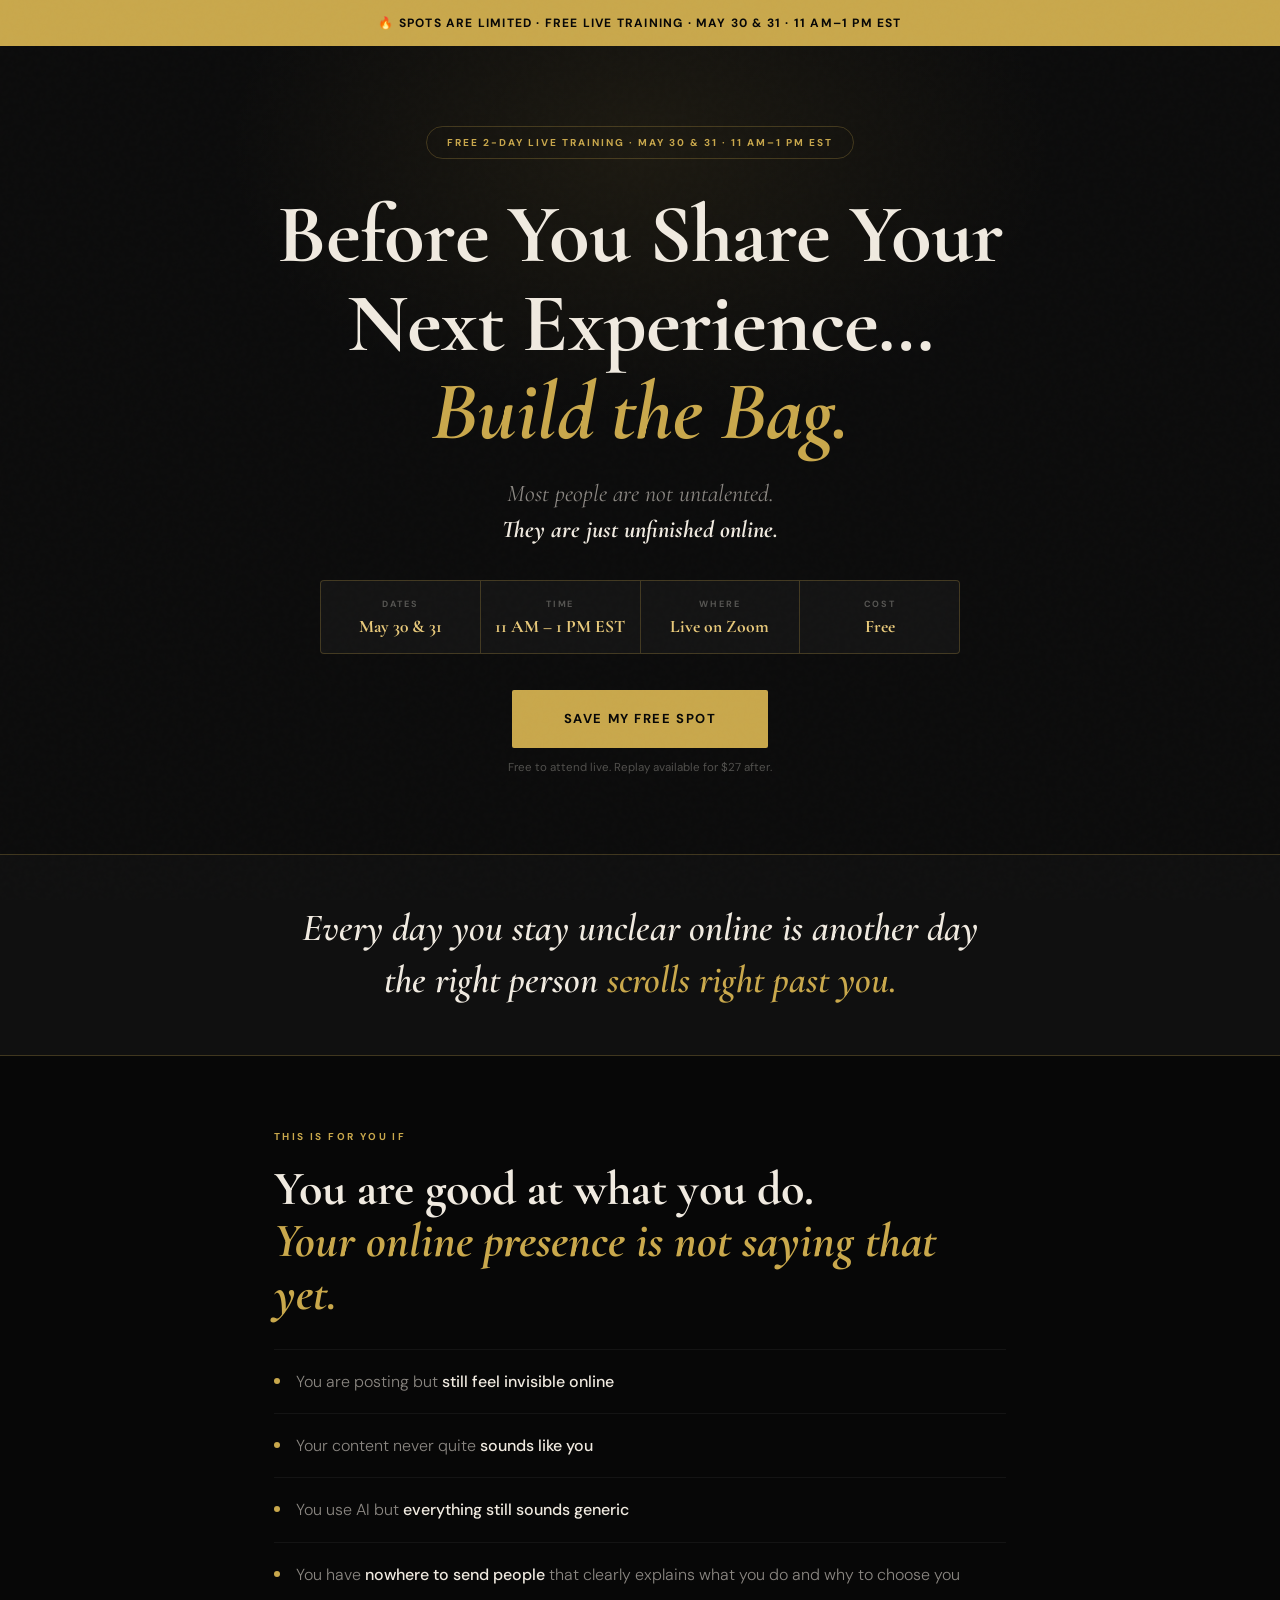
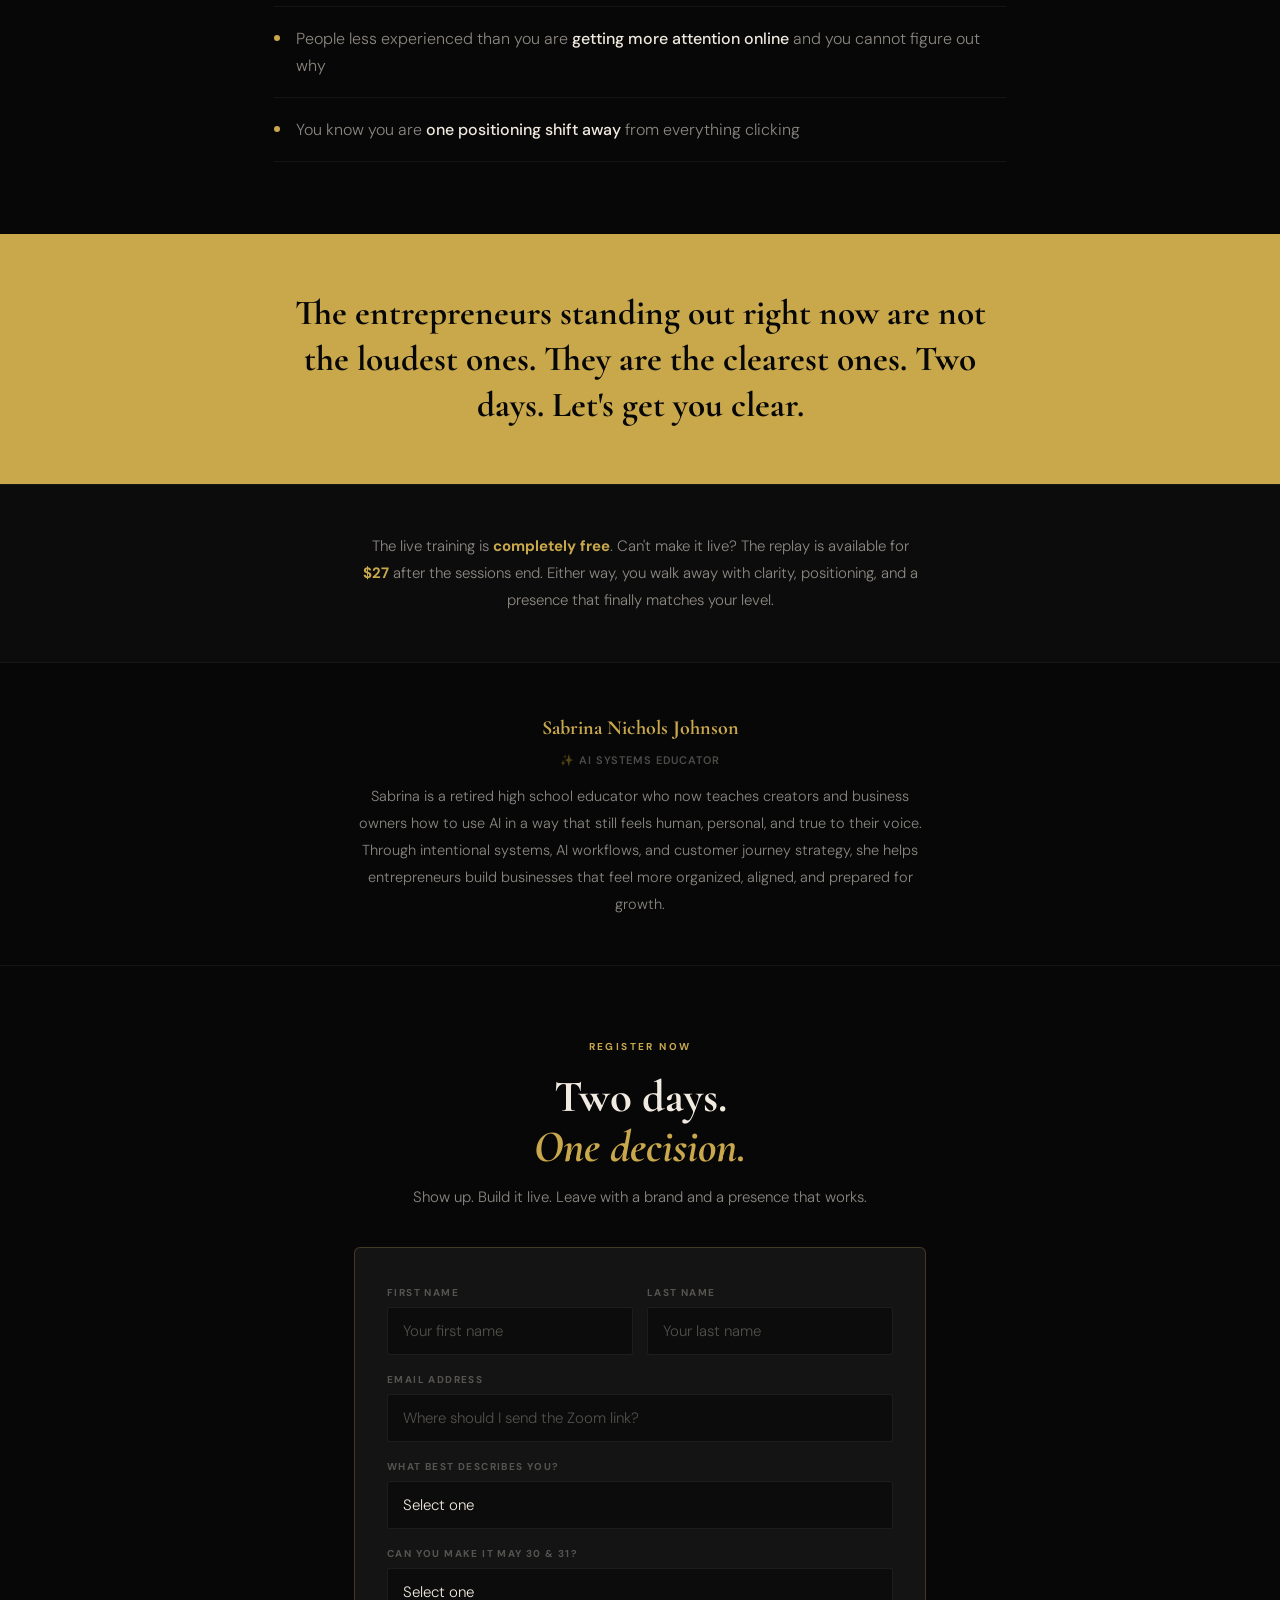
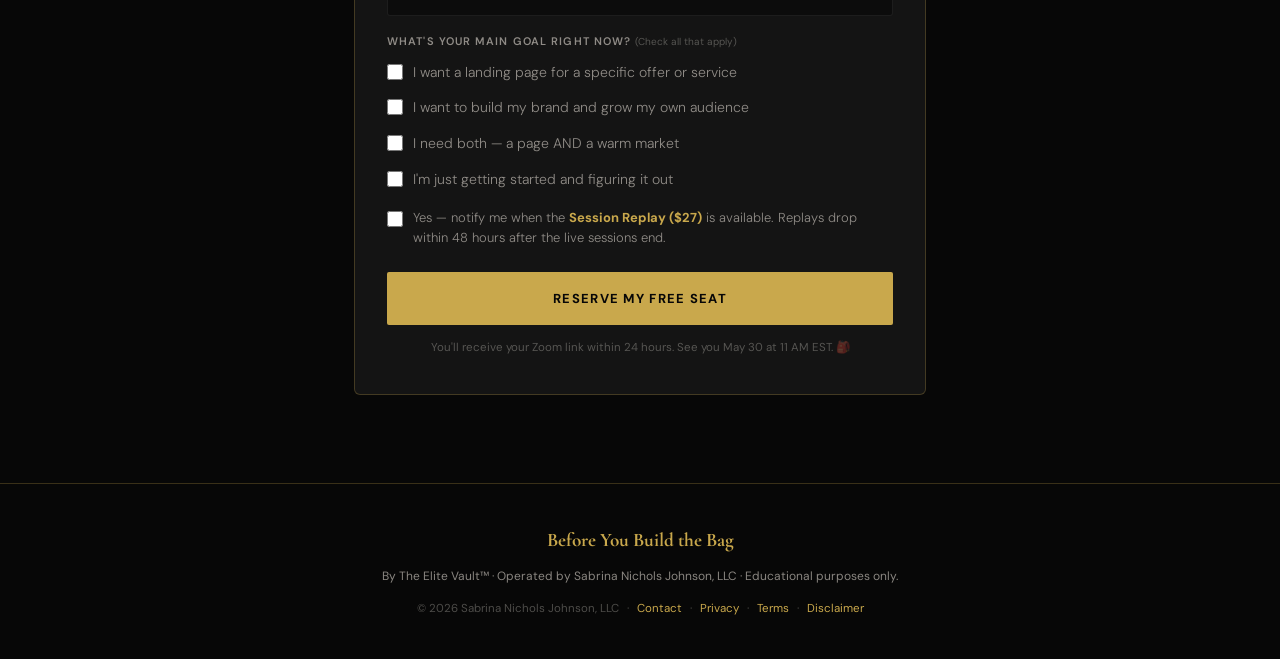
<file: index.html>
<!DOCTYPE html>
<html lang="en">
<head>
  <meta charset="UTF-8" />
  <meta name="viewport" content="width=device-width, initial-scale=1.0" />
  <title>Before You Build the Bag | Free Live Training · May 30 & 31</title>
  <link href="https://fonts.googleapis.com/css2?family=Cormorant+Garamond:ital,wght@0,400;0,600;0,700;1,400;1,600;1,700&family=DM+Sans:ital,wght@0,300;0,400;0,500;0,600;1,300&display=swap" rel="stylesheet" />
  <style>
    :root {
      --gold: #C9A84C;
      --gold-light: #E8C97A;
      --gold-dim: rgba(201,168,76,0.12);
      --gold-border: rgba(201,168,76,0.26);
      --black: #070707;
      --surface: #0C0C0C;
      --surface-2: #101010;
      --card: #141414;
      --card-2: #181818;
      --text: #F0EAE0;
      --text-muted: rgba(240,234,224,0.56);
      --text-dim: rgba(240,234,224,0.30);
      --line: rgba(255,255,255,0.05);
    }

    *, *::before, *::after { box-sizing: border-box; margin: 0; padding: 0; }
    html { scroll-behavior: smooth; }
    body {
      font-family: 'DM Sans', sans-serif;
      background: var(--black);
      color: var(--text);
      line-height: 1.7;
      -webkit-font-smoothing: antialiased;
      overflow-x: hidden;
    }

    body::after {
      content: '';
      position: fixed;
      inset: 0;
      background-image: url("data:image/svg+xml,%3Csvg viewBox='0 0 200 200' xmlns='http://www.w3.org/2000/svg'%3E%3Cfilter id='n'%3E%3CfeTurbulence type='fractalNoise' baseFrequency='0.85' numOctaves='4' stitchTiles='stitch'/%3E%3C/filter%3E%3Crect width='100%25' height='100%25' filter='url(%23n)'/%3E%3C/svg%3E");
      opacity: 0.016;
      pointer-events: none;
      z-index: 9000;
    }

    /* TOP BAR */
    .top-bar {
      background: var(--gold);
      color: var(--black);
      text-align: center;
      padding: 13px 1rem;
      font-size: 12px;
      font-weight: 700;
      letter-spacing: 0.1em;
      text-transform: uppercase;
    }

    /* HERO */
    .hero {
      background: var(--surface);
      padding: 80px 1.5rem 76px;
      text-align: center;
      position: relative;
      overflow: hidden;
    }

    .hero::before {
      content: '';
      position: absolute;
      top: -200px; left: 50%;
      transform: translateX(-50%);
      width: 900px; height: 600px;
      background: radial-gradient(ellipse, rgba(201,168,76,0.09) 0%, transparent 65%);
      pointer-events: none;
    }

    .hero-eyebrow {
      display: inline-block;
      border: 1px solid var(--gold-border);
      color: var(--gold);
      font-size: 10px;
      font-weight: 700;
      letter-spacing: 0.2em;
      text-transform: uppercase;
      padding: 7px 20px;
      border-radius: 100px;
      margin-bottom: 32px;
      opacity: 0;
      animation: rise 0.8s ease forwards 0.1s;
    }

    .hero h1 {
      font-family: 'Cormorant Garamond', serif;
      font-size: clamp(2.6rem, 7vw, 5.2rem);
      font-weight: 700;
      line-height: 1.06;
      letter-spacing: -0.01em;
      max-width: 820px;
      margin: 0 auto 20px;
      opacity: 0;
      animation: rise 0.8s ease forwards 0.22s;
    }

    .hero h1 em { font-style: italic; color: var(--gold); }

    .hero-hook {
      font-family: 'Cormorant Garamond', serif;
      font-style: italic;
      font-size: clamp(1.1rem, 2.6vw, 1.5rem);
      color: var(--text-muted);
      max-width: 500px;
      margin: 0 auto 32px;
      line-height: 1.5;
      opacity: 0;
      animation: rise 0.8s ease forwards 0.36s;
    }

    .hero-hook strong { color: var(--text); font-style: italic; }

    /* EVENT STRIP */
    .event-strip {
      display: flex;
      justify-content: center;
      align-items: stretch;
      flex-wrap: wrap;
      gap: 0;
      margin: 0 auto 36px;
      max-width: 640px;
      background: var(--card);
      border: 1px solid var(--gold-border);
      border-radius: 4px;
      overflow: hidden;
      opacity: 0;
      animation: rise 0.8s ease forwards 0.48s;
    }

    .es-item {
      flex: 1;
      min-width: 120px;
      text-align: center;
      padding: 16px 12px;
      border-right: 1px solid var(--gold-border);
    }

    .es-item:last-child { border-right: none; }

    .es-label {
      font-size: 9px;
      font-weight: 700;
      letter-spacing: 0.2em;
      text-transform: uppercase;
      color: var(--text-dim);
      margin-bottom: 4px;
    }

    .es-value {
      font-family: 'Cormorant Garamond', serif;
      font-size: 1.1rem;
      font-weight: 700;
      color: var(--gold-light);
      line-height: 1.2;
    }

    .hero-cta {
      display: flex;
      flex-direction: column;
      align-items: center;
      gap: 10px;
      opacity: 0;
      animation: rise 0.8s ease forwards 0.6s;
    }

    .btn {
      display: inline-block;
      background: var(--gold);
      color: var(--black);
      font-family: 'DM Sans', sans-serif;
      font-size: 13px;
      font-weight: 700;
      letter-spacing: 0.12em;
      text-transform: uppercase;
      padding: 18px 52px;
      border-radius: 2px;
      text-decoration: none;
      border: none;
      cursor: pointer;
      transition: background 0.2s, transform 0.15s, box-shadow 0.2s;
    }

    .btn:hover {
      background: var(--gold-light);
      transform: translateY(-2px);
      box-shadow: 0 14px 40px rgba(201,168,76,0.22);
    }

    .hero-note { font-size: 11.5px; color: var(--text-dim); }

    /* FOMO */
    .fomo {
      background: var(--surface-2);
      border-top: 1px solid var(--gold-border);
      border-bottom: 1px solid var(--gold-border);
      padding: 48px 1.5rem;
      text-align: center;
    }

    .fomo p {
      font-family: 'Cormorant Garamond', serif;
      font-size: clamp(1.4rem, 4vw, 2.4rem);
      font-style: italic;
      font-weight: 600;
      color: var(--text);
      max-width: 700px;
      margin: 0 auto;
      line-height: 1.35;
    }

    .fomo p em { color: var(--gold); }

    /* IF LIST */
    .section { padding: 72px 1.5rem; max-width: 780px; margin: 0 auto; }

    .eyebrow {
      font-size: 10px;
      font-weight: 700;
      letter-spacing: 0.24em;
      text-transform: uppercase;
      color: var(--gold);
      margin-bottom: 18px;
    }

    .h2 {
      font-family: 'Cormorant Garamond', serif;
      font-size: clamp(1.8rem, 4.5vw, 3rem);
      font-weight: 700;
      line-height: 1.1;
      margin-bottom: 28px;
    }

    .h2 em { font-style: italic; color: var(--gold); }

    .if-list { display: flex; flex-direction: column; }

    .if-item {
      display: flex;
      align-items: flex-start;
      gap: 16px;
      padding: 18px 0;
      border-bottom: 1px solid var(--line);
    }

    .if-item:first-child { border-top: 1px solid var(--line); }

    .if-dot {
      width: 6px;
      height: 6px;
      background: var(--gold);
      border-radius: 50%;
      flex-shrink: 0;
      margin-top: 10px;
    }

    .if-text {
      font-size: clamp(14.5px, 1.9vw, 16px);
      color: var(--text-muted);
      line-height: 1.7;
      font-weight: 300;
    }

    .if-text strong { color: var(--text); font-weight: 500; }

    /* GOLD BAR */
    .gold-bar {
      background: var(--gold);
      padding: 56px 1.5rem;
      text-align: center;
    }

    .gold-bar p {
      font-family: 'Cormorant Garamond', serif;
      font-size: clamp(1.3rem, 3.5vw, 2.2rem);
      font-weight: 700;
      color: var(--black);
      max-width: 720px;
      margin: 0 auto;
      line-height: 1.3;
    }

    /* REPLAY NOTE */
    .replay-note {
      background: var(--surface);
      padding: 48px 1.5rem;
      text-align: center;
      border-top: 1px solid var(--line);
      border-bottom: 1px solid var(--line);
    }

    .replay-note p {
      font-size: 15px;
      color: var(--text-muted);
      max-width: 560px;
      margin: 0 auto;
      line-height: 1.8;
      font-weight: 300;
    }

    .replay-note p strong { color: var(--gold); }

    /* CRED */
    .cred {
      padding: 48px 1.5rem;
      text-align: center;
      border-bottom: 1px solid var(--line);
    }

    .cred-inner { max-width: 580px; margin: 0 auto; }

    .cred-name {
      font-family: 'Cormorant Garamond', serif;
      font-size: 1.25rem;
      font-weight: 700;
      color: var(--gold);
      margin-bottom: 6px;
    }

    .cred-brands {
      font-size: 11px;
      color: var(--text-dim);
      letter-spacing: 0.08em;
      text-transform: uppercase;
      font-weight: 600;
      margin-bottom: 14px;
    }

    .cred-bio {
      font-size: 14.5px;
      color: var(--text-muted);
      line-height: 1.85;
      font-weight: 300;
    }

    /* REGISTER / FORM */
    .form-section {
      padding: 72px 1.5rem 88px;
      max-width: 620px;
      margin: 0 auto;
      text-align: center;
    }

    .form-section .section-label {
      font-size: 10px;
      font-weight: 700;
      letter-spacing: 0.24em;
      text-transform: uppercase;
      color: var(--gold);
      margin-bottom: 18px;
    }

    .form-section h2 {
      font-family: 'Cormorant Garamond', serif;
      font-size: clamp(1.8rem, 4.5vw, 2.8rem);
      font-weight: 700;
      line-height: 1.1;
      margin-bottom: 12px;
    }

    .form-section h2 em { font-style: italic; color: var(--gold); }

    .form-section > p {
      font-size: 15px;
      color: var(--text-muted);
      font-weight: 300;
      line-height: 1.8;
      margin-bottom: 36px;
    }

    .form-box {
      background: var(--card);
      border: 1px solid var(--gold-border);
      border-radius: 6px;
      padding: 36px 32px;
      text-align: left;
    }

    @media (max-width: 480px) { .form-box { padding: 24px 16px; } }

    .field-group {
      display: grid;
      grid-template-columns: 1fr 1fr;
      gap: 14px;
    }

    @media (max-width: 460px) { .field-group { grid-template-columns: 1fr; } }

    .field { display: flex; flex-direction: column; gap: 6px; margin-bottom: 16px; }

    .field label {
      font-size: 10px;
      font-weight: 700;
      letter-spacing: 0.14em;
      text-transform: uppercase;
      color: var(--text-dim);
    }

 .field input:not([type="checkbox"]),
.field select {
  background: var(--surface);
  border: 1px solid rgba(255,255,255,0.07);
  border-radius: 3px;
  color: var(--text);
  font-family: 'DM Sans', sans-serif;
  font-size: 15px;
  font-weight: 300;
  padding: 13px 15px;
  outline: none;
  transition: border-color 0.2s;
  appearance: none;
  width: 100%;
}

.field input[type="checkbox"] {
  appearance: auto;
  -webkit-appearance: checkbox;
  width: 16px;
  height: 16px;
  padding: 0;
  margin: 3px 0 0 0;
  border: initial;
  background: initial;
  accent-color: var(--gold);
  cursor: pointer;
  flex-shrink: 0;
}


    .field input::placeholder { color: var(--text-dim); }
    .field input:not([type="checkbox"]):focus,
.field select:focus {
  border-color: var(--gold);
}

    .field select option { background: var(--surface); }

    .replay-upsell {
      display: flex;
      align-items: flex-start;
      gap: 10px;
      margin-top: 16px;
    }

    .replay-upsell input[type="checkbox"] {
      margin-top: 3px;
      accent-color: var(--gold);
      width: 16px;
      height: 16px;
      flex-shrink: 0;
    }

    .replay-upsell label {
      font-size: 13px;
      color: var(--text-muted);
      font-weight: 300;
      line-height: 1.55;
      cursor: pointer;
    }

    .replay-upsell label strong { color: var(--gold); }

    .btn-primary {
      display: inline-block;
      background: var(--gold);
      color: var(--black);
      font-family: 'DM Sans', sans-serif;
      font-size: 13px;
      font-weight: 700;
      letter-spacing: 0.1em;
      text-transform: uppercase;
      padding: 18px 40px;
      border-radius: 2px;
      text-decoration: none;
      border: none;
      cursor: pointer;
      transition: background 0.2s, transform 0.15s;
    }

    .btn-primary:hover { background: var(--gold-light); transform: translateY(-1px); }

    .form-submit { width: 100%; margin-top: 24px; }

    .form-fine {
      text-align: center;
      margin-top: 14px;
      font-size: 11.5px;
      color: var(--text-dim);
      line-height: 1.65;
    }

    /* FOOTER */
    .site-footer { border-top: 1px solid var(--gold-border); padding: 40px 1.5rem; text-align: center; }

    .footer-inner { max-width: 780px; margin: 0 auto; display: flex; flex-direction: column; gap: 9px; align-items: center; }

    .footer-brand { font-family: 'Cormorant Garamond', serif; font-size: 1.2rem; font-weight: 700; color: var(--gold); }
    .footer-by { font-size: 12px; color: var(--text-muted); }

    .footer-links { display: flex; flex-wrap: wrap; justify-content: center; gap: 8px; font-size: 11.5px; color: var(--text-dim); margin-top: 4px; }
    .footer-links a { color: var(--gold); text-decoration: none; }
    .footer-links a:hover { opacity: 0.7; }

    @keyframes rise {
      from { opacity: 0; transform: translateY(20px); }
      to   { opacity: 1; transform: translateY(0); }
    }

    @media (max-width: 600px) {
      .hero { padding: 60px 1.25rem 64px; }
      .hero h1 { font-size: 2.4rem; }
      .event-strip { flex-direction: column; }
      .es-item { border-right: none; border-bottom: 1px solid var(--gold-border); }
      .es-item:last-child { border-bottom: none; }
      .section { padding: 56px 1.25rem; }
      .fomo { padding: 40px 1.25rem; }
      .gold-bar { padding: 44px 1.25rem; }
      .replay-note { padding: 40px 1.25rem; }
      .form-section { padding: 56px 1.25rem 72px; }
    }
  </style>
</head>
<body>

  <!-- TOP BAR -->
  <div class="top-bar">🔥 Spots Are Limited · Free Live Training · May 30 &amp; 31 · 11 AM–1 PM EST</div>

  <!-- HERO -->
  <section class="hero">
    <div class="hero-eyebrow">Free 2-Day Live Training · May 30 &amp; 31 · 11 AM–1 PM EST</div>

    <h1>Before You Share Your<br>Next Experience…<br><em>Build the Bag.</em></h1>

    <p class="hero-hook">
      Most people are not untalented.<br>
      <strong>They are just unfinished online.</strong>
    </p>

    <div class="event-strip">
      <div class="es-item">
        <div class="es-label">Dates</div>
        <div class="es-value">May 30 &amp; 31</div>
      </div>
      <div class="es-item">
        <div class="es-label">Time</div>
        <div class="es-value">11 AM – 1 PM EST</div>
      </div>
      <div class="es-item">
        <div class="es-label">Where</div>
        <div class="es-value">Live on Zoom</div>
      </div>
      <div class="es-item">
        <div class="es-label">Cost</div>
        <div class="es-value">Free</div>
      </div>
    </div>

    <div class="hero-cta">
      <a href="#register" class="btn">Save My Free Spot</a>
      <p class="hero-note">Free to attend live. Replay available for $27 after.</p>
    </div>
  </section>

  <!-- FOMO -->
  <div class="fomo">
    <p>Every day you stay unclear online is another day<br>the right person <em>scrolls right past you.</em></p>
  </div>

  <!-- IF THIS IS YOU -->
  <div class="section">
    <div class="eyebrow">This Is For You If</div>
    <div class="h2">You are good at what you do.<br><em>Your online presence is not saying that yet.</em></div>

    <div class="if-list">
      <div class="if-item">
        <div class="if-dot"></div>
        <p class="if-text">You are posting but <strong>still feel invisible online</strong></p>
      </div>
      <div class="if-item">
        <div class="if-dot"></div>
        <p class="if-text">Your content never quite <strong>sounds like you</strong></p>
      </div>
      <div class="if-item">
        <div class="if-dot"></div>
        <p class="if-text">You use AI but <strong>everything still sounds generic</strong></p>
      </div>
      <div class="if-item">
        <div class="if-dot"></div>
        <p class="if-text">You have <strong>nowhere to send people</strong> that clearly explains what you do and why to choose you</p>
      </div>
      <div class="if-item">
        <div class="if-dot"></div>
        <p class="if-text">People less experienced than you are <strong>getting more attention online</strong> and you cannot figure out why</p>
      </div>
      <div class="if-item">
        <div class="if-dot"></div>
        <p class="if-text">You know you are <strong>one positioning shift away</strong> from everything clicking</p>
      </div>
    </div>
  </div>

  <!-- GOLD BAR -->
  <div class="gold-bar">
    <p>The entrepreneurs standing out right now are not the loudest ones. They are the clearest ones. Two days. Let's get you clear.</p>
  </div>

  <!-- REPLAY NOTE -->
  <div class="replay-note">
    <p>
      The live training is <strong>completely free</strong>. Can't make it live? The replay is available for <strong>$27</strong> after the sessions end. Either way, you walk away with clarity, positioning, and a presence that finally matches your level.
    </p>
  </div>

  <!-- CRED -->
  <div class="cred">
    <div class="cred-inner">
      <div class="cred-name">Sabrina Nichols Johnson</div>
      <div class="cred-brands">✨ AI Systems Educator</div>
      <p class="cred-bio">Sabrina is a retired high school educator who now teaches creators and business owners how to use AI in a way that still feels human, personal, and true to their voice. Through intentional systems, AI workflows, and customer journey strategy, she helps entrepreneurs build businesses that feel more organized, aligned, and prepared for growth.</p>
    </div>
  </div>

  <!-- REGISTER -->
  <div class="form-section" id="register">
    <div class="section-label">Register Now</div>
    <h2>Two days.<br><em>One decision.</em></h2>
    <p>Show up. Build it live. Leave with a brand and a presence that works.</p>

    <div class="form-box">
      <form action="https://formspree.io/f/meedqqlb" method="POST">
        <input type="hidden" name="_subject" value="New Registration — Before You Build the Bag™" />

        <div class="field-group">
          <div class="field">
            <label for="first_name">First Name</label>
            <input type="text" id="first_name" name="first_name" placeholder="Your first name" required />
          </div>
          <div class="field">
            <label for="last_name">Last Name</label>
            <input type="text" id="last_name" name="last_name" placeholder="Your last name" required />
          </div>
        </div>

        <div class="field">
          <label for="email">Email Address</label>
          <input type="email" id="email" name="email" placeholder="Where should I send the Zoom link?" required />
        </div>

        <div class="field">
          <label for="agent_type">What best describes you?</label>
          <select id="agent_type" name="agent_type" required>
            <option value="">Select one</option>
            <option value="Service provider or entrepreneur">Service provider or entrepreneur</option>
            <option value="Content creator or influencer">Content creator or influencer</option>
            <option value="Travel professional">Travel professional</option>
            <option value="Just getting started">Just getting started</option>
            <option value="Other">Other</option>
          </select>
        </div>

        <div class="field">
          <label for="can_attend">Can You Make It May 30 &amp; 31?</label>
          <select id="can_attend" name="can_attend" required>
            <option value="">Select one</option>
            <option value="Yes — I'll be there live">Yes — I'll be there live</option>
            <option value="No — but I'd attend a future date">No — but I'd attend a future date</option>
            <option value="Not sure yet">Not sure yet</option>
          </select>
        </div>

        <div class="field">
          <p style="text-transform:uppercase;letter-spacing:0.1em;font-weight:600;color:var(--text-muted);font-size:11px;margin-bottom:0;">What's Your Main Goal Right Now? <span style="text-transform:none;letter-spacing:0;font-weight:400;color:var(--text-dim);font-size:10px;">(Check all that apply)</span></p>
          <div style="display:flex;flex-direction:column;gap:12px;margin-top:4px;">
            <label style="display:flex;align-items:flex-start;gap:10px;font-size:14px;color:var(--text-muted);text-transform:none;letter-spacing:0;font-weight:300;cursor:pointer;">
              <input type="checkbox" name="goal[]" value="I want a landing page for a specific offer or service" style="margin-top:3px;accent-color:var(--gold);width:16px;height:16px;flex-shrink:0;" />
              I want a landing page for a specific offer or service
            </label>
            <label style="display:flex;align-items:flex-start;gap:10px;font-size:14px;color:var(--text-muted);text-transform:none;letter-spacing:0;font-weight:300;cursor:pointer;">
              <input type="checkbox" name="goal[]" value="I want to build my brand and grow my own audience" style="margin-top:3px;accent-color:var(--gold);width:16px;height:16px;flex-shrink:0;" />
              I want to build my brand and grow my own audience
            </label>
            <label style="display:flex;align-items:flex-start;gap:10px;font-size:14px;color:var(--text-muted);text-transform:none;letter-spacing:0;font-weight:300;cursor:pointer;">
              <input type="checkbox" name="goal[]" value="I need both — a page AND a warm market" style="margin-top:3px;accent-color:var(--gold);width:16px;height:16px;flex-shrink:0;" />
              I need both — a page AND a warm market
            </label>
            <label style="display:flex;align-items:flex-start;gap:10px;font-size:14px;color:var(--text-muted);text-transform:none;letter-spacing:0;font-weight:300;cursor:pointer;">
              <input type="checkbox" name="goal[]" value="I'm just getting started and figuring it out" style="margin-top:3px;accent-color:var(--gold);width:16px;height:16px;flex-shrink:0;" />
              I'm just getting started and figuring it out
            </label>
          </div>
        </div>

        <div class="replay-upsell">
          <input type="checkbox" id="replay" name="wants_replay" value="Yes — notify me about the $27 replay" />
          <label for="replay">Yes — notify me when the <strong>Session Replay ($27)</strong> is available. Replays drop within 48 hours after the live sessions end.</label>
        </div>

        <button type="submit" class="btn-primary form-submit">Reserve My Free Seat</button>
        <p class="form-fine">You'll receive your Zoom link within 24 hours. See you May 30 at 11 AM EST. 🎒</p>

      </form>
    </div>
  </div>

  <!-- FOOTER -->
  <footer class="site-footer">
    <div class="footer-inner">
      <div class="footer-brand">Before You Build the Bag</div>
      <p class="footer-by">By The Elite Vault™ · Operated by Sabrina Nichols Johnson, LLC · Educational purposes only.</p>
      <div class="footer-links">
        <span>© 2026 Sabrina Nichols Johnson, LLC</span>
        <span>·</span>
        <a href="mailto:sabrinanicholsjohnson@gmail.com">Contact</a>
        <span>·</span>
        <a href="https://elite-vault-tm.github.io/ev-legal/privacy.html" target="_blank" rel="noopener noreferrer">Privacy</a>
        <span>·</span>
        <a href="https://elite-vault-tm.github.io/ev-legal/terms.html" target="_blank" rel="noopener noreferrer">Terms</a>
        <span>·</span>
        <a href="https://elite-vault-tm.github.io/ev-legal/disclaimer.html" target="_blank" rel="noopener noreferrer">Disclaimer</a>
      </div>
    </div>
  </footer>

</body>
</html>
</file>
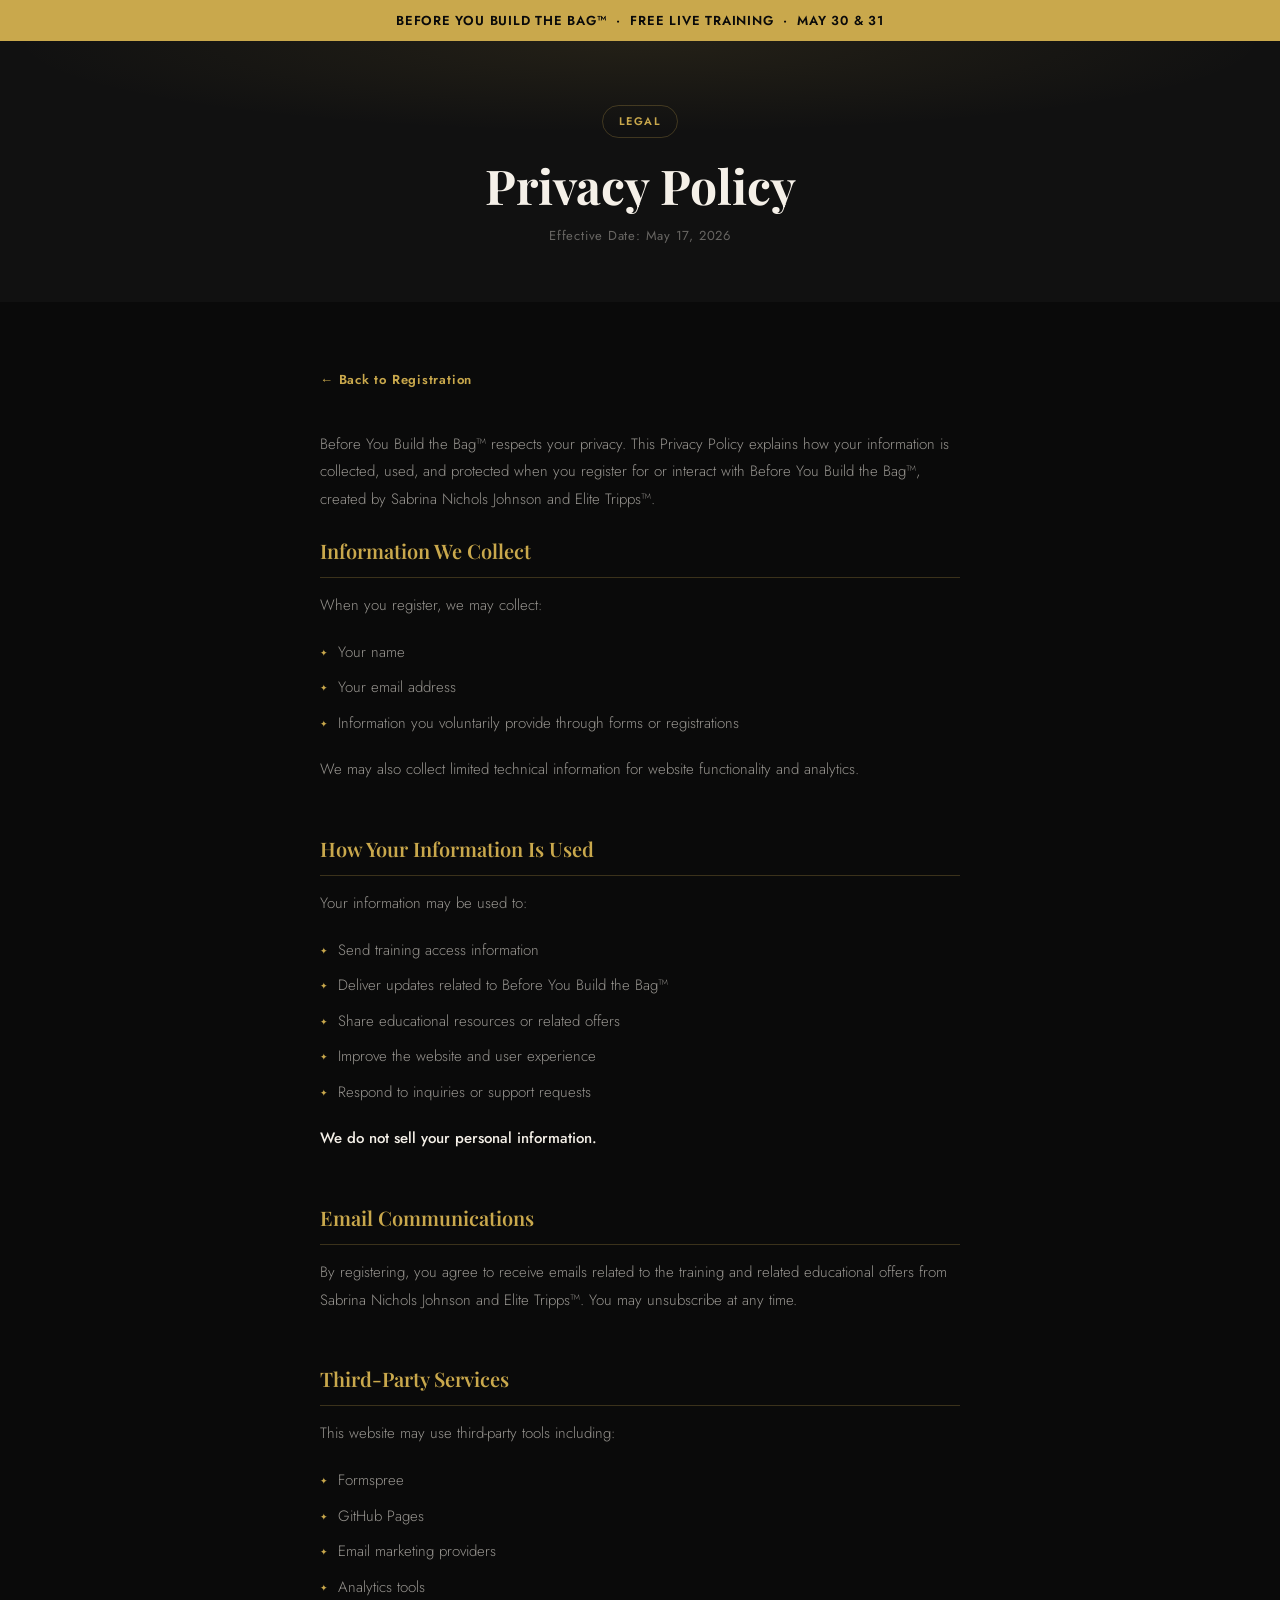
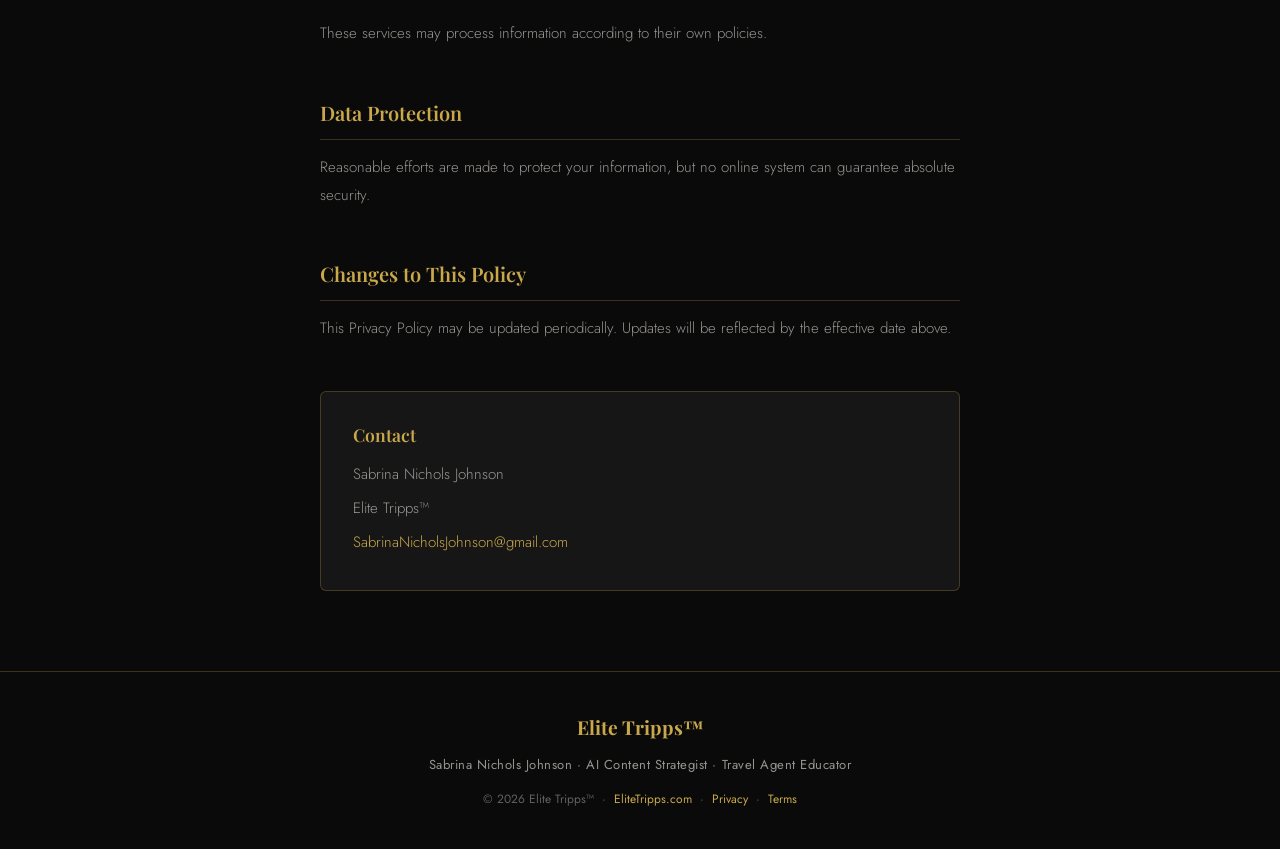
<file: privacy.html>
<!DOCTYPE html>
<html lang="en">
<head>
  <meta charset="UTF-8" />
  <meta name="viewport" content="width=device-width, initial-scale=1.0" />
  <title>Privacy Policy | Before You Build the Bag™</title>
  <link href="https://fonts.googleapis.com/css2?family=Playfair+Display:ital,wght@0,400;0,600;0,700;1,400;1,600&family=Jost:wght@300;400;500;600&display=swap" rel="stylesheet" />
  <style>
    :root {
      --gold: #C9A84C;
      --gold-light: #E8C97A;
      --gold-dim: rgba(201,168,76,0.18);
      --black: #0A0A0A;
      --off-black: #111111;
      --card-bg: #161616;
      --border: rgba(201,168,76,0.25);
      --text: #F5F0E8;
      --text-muted: rgba(245,240,232,0.6);
      --text-dim: rgba(245,240,232,0.38);
    }
    *, *::before, *::after { box-sizing: border-box; margin: 0; padding: 0; }
    html { scroll-behavior: smooth; }
    body { font-family: 'Jost', sans-serif; background-color: var(--black); color: var(--text); line-height: 1.65; -webkit-font-smoothing: antialiased; }
    .bar { background: var(--gold); color: var(--black); text-align: center; padding: 10px 1rem; font-size: 13px; font-weight: 600; letter-spacing: 0.06em; text-transform: uppercase; }
    .page-hero { background: var(--off-black); padding: 64px 1.25rem 56px; text-align: center; position: relative; overflow: hidden; }
    .page-hero::before { content: ''; position: absolute; inset: 0; background: radial-gradient(ellipse 70% 50% at 50% 0%, rgba(201,168,76,0.10) 0%, transparent 70%); pointer-events: none; }
    .page-hero .tag { display: inline-block; border: 1px solid var(--border); color: var(--gold); font-size: 11px; font-weight: 600; letter-spacing: 0.14em; text-transform: uppercase; padding: 6px 16px; border-radius: 100px; margin-bottom: 20px; }
    .page-hero h1 { font-family: 'Playfair Display', serif; font-size: clamp(1.8rem, 5vw, 3rem); font-weight: 700; line-height: 1.15; margin-bottom: 12px; }
    .page-hero .effective { font-size: 13px; color: var(--text-dim); letter-spacing: 0.06em; }
    .content { max-width: 680px; margin: 0 auto; padding: 64px 1.25rem 80px; }
    .content p { font-size: 15px; color: var(--text-muted); line-height: 1.85; font-weight: 300; margin-bottom: 20px; }
    .content p strong { color: var(--text); font-weight: 500; }
    .section-block { margin-bottom: 48px; }
    .section-block h2 { font-family: 'Playfair Display', serif; font-size: 1.25rem; font-weight: 600; color: var(--gold); margin-bottom: 14px; padding-bottom: 10px; border-bottom: 1px solid var(--border); }
    .bullet-list { list-style: none; display: flex; flex-direction: column; gap: 10px; margin-bottom: 20px; }
    .bullet-list li { font-size: 15px; color: var(--text-muted); padding-left: 18px; position: relative; line-height: 1.7; font-weight: 300; }
    .bullet-list li::before { content: '✦'; position: absolute; left: 0; color: var(--gold); font-size: 9px; top: 5px; }
    .contact-block { background: var(--card-bg); border: 1px solid var(--border); border-radius: 6px; padding: 28px 32px; margin-top: 48px; }
    .contact-block p { margin-bottom: 6px; }
    .contact-block a { color: var(--gold); text-decoration: none; }
    .contact-block a:hover { opacity: 0.75; }
    .back-link { display: inline-block; margin-bottom: 40px; font-size: 13px; color: var(--gold); text-decoration: none; letter-spacing: 0.06em; font-weight: 600; }
    .back-link:hover { opacity: 0.75; }
    .site-footer { border-top: 1px solid var(--border); padding: 40px 1.25rem; text-align: center; }
    .footer-inner { max-width: 780px; margin: 0 auto; display: flex; flex-direction: column; gap: 10px; align-items: center; }
    .footer-brand { font-family: 'Playfair Display', serif; font-size: 1.2rem; font-weight: 700; color: var(--gold); }
    .footer-title { font-size: 13px; color: var(--text-muted); letter-spacing: 0.04em; }
    .footer-meta { display: flex; flex-wrap: wrap; gap: 8px; justify-content: center; align-items: center; font-size: 12px; color: var(--text-dim); margin-top: 4px; }
    .footer-meta a { color: var(--gold); text-decoration: none; }
    .footer-meta a:hover { opacity: 0.75; }
    @media (max-width: 600px) {
      .page-hero { padding: 48px 1rem 40px; }
      .content { padding: 48px 1rem 64px; }
      .contact-block { padding: 22px 18px; }
    }
  </style>
</head>
<body>

  <div class="bar">Before You Build the Bag™ &nbsp;·&nbsp; Free Live Training &nbsp;·&nbsp; May 30 & 31</div>

  <section class="page-hero">
    <div class="tag">Legal</div>
    <h1>Privacy Policy</h1>
    <p class="effective">Effective Date: May 17, 2026</p>
  </section>

  <div class="content">
    <a href="https://elite-vault-tm.github.io/before-you-build-the-bag/" class="back-link">← Back to Registration</a>

    <p>Before You Build the Bag™ respects your privacy. This Privacy Policy explains how your information is collected, used, and protected when you register for or interact with Before You Build the Bag™, created by Sabrina Nichols Johnson and Elite Tripps™.</p>

    <div class="section-block">
      <h2>Information We Collect</h2>
      <p>When you register, we may collect:</p>
      <ul class="bullet-list">
        <li>Your name</li>
        <li>Your email address</li>
        <li>Information you voluntarily provide through forms or registrations</li>
      </ul>
      <p>We may also collect limited technical information for website functionality and analytics.</p>
    </div>

    <div class="section-block">
      <h2>How Your Information Is Used</h2>
      <p>Your information may be used to:</p>
      <ul class="bullet-list">
        <li>Send training access information</li>
        <li>Deliver updates related to Before You Build the Bag™</li>
        <li>Share educational resources or related offers</li>
        <li>Improve the website and user experience</li>
        <li>Respond to inquiries or support requests</li>
      </ul>
      <p><strong>We do not sell your personal information.</strong></p>
    </div>

    <div class="section-block">
      <h2>Email Communications</h2>
      <p>By registering, you agree to receive emails related to the training and related educational offers from Sabrina Nichols Johnson and Elite Tripps™. You may unsubscribe at any time.</p>
    </div>

    <div class="section-block">
      <h2>Third-Party Services</h2>
      <p>This website may use third-party tools including:</p>
      <ul class="bullet-list">
        <li>Formspree</li>
        <li>GitHub Pages</li>
        <li>Email marketing providers</li>
        <li>Analytics tools</li>
      </ul>
      <p>These services may process information according to their own policies.</p>
    </div>

    <div class="section-block">
      <h2>Data Protection</h2>
      <p>Reasonable efforts are made to protect your information, but no online system can guarantee absolute security.</p>
    </div>

    <div class="section-block">
      <h2>Changes to This Policy</h2>
      <p>This Privacy Policy may be updated periodically. Updates will be reflected by the effective date above.</p>
    </div>

    <div class="contact-block">
      <h2 style="font-family:'Playfair Display',serif;font-size:1.1rem;font-weight:600;color:var(--gold);margin-bottom:12px;border:none;padding:0;">Contact</h2>
      <p>Sabrina Nichols Johnson</p>
      <p>Elite Tripps™</p>
      <p><a href="mailto:SabrinaNicholsJohnson@gmail.com">SabrinaNicholsJohnson@gmail.com</a></p>
    </div>
  </div>

  <footer class="site-footer">
    <div class="footer-inner">
      <div class="footer-brand">Elite Tripps™</div>
      <p class="footer-title">Sabrina Nichols Johnson · AI Content Strategist · Travel Agent Educator</p>
      <div class="footer-meta">
        <span>© 2026 Elite Tripps™</span>
        <span>·</span>
        <a href="https://www.elitetripps.com" target="_blank" rel="noopener noreferrer">EliteTripps.com</a>
        <span>·</span>
        <a href="privacy.html">Privacy</a>
        <span>·</span>
        <a href="terms.html">Terms</a>
      </div>
    </div>
  </footer>

</body>
</html>
</file>
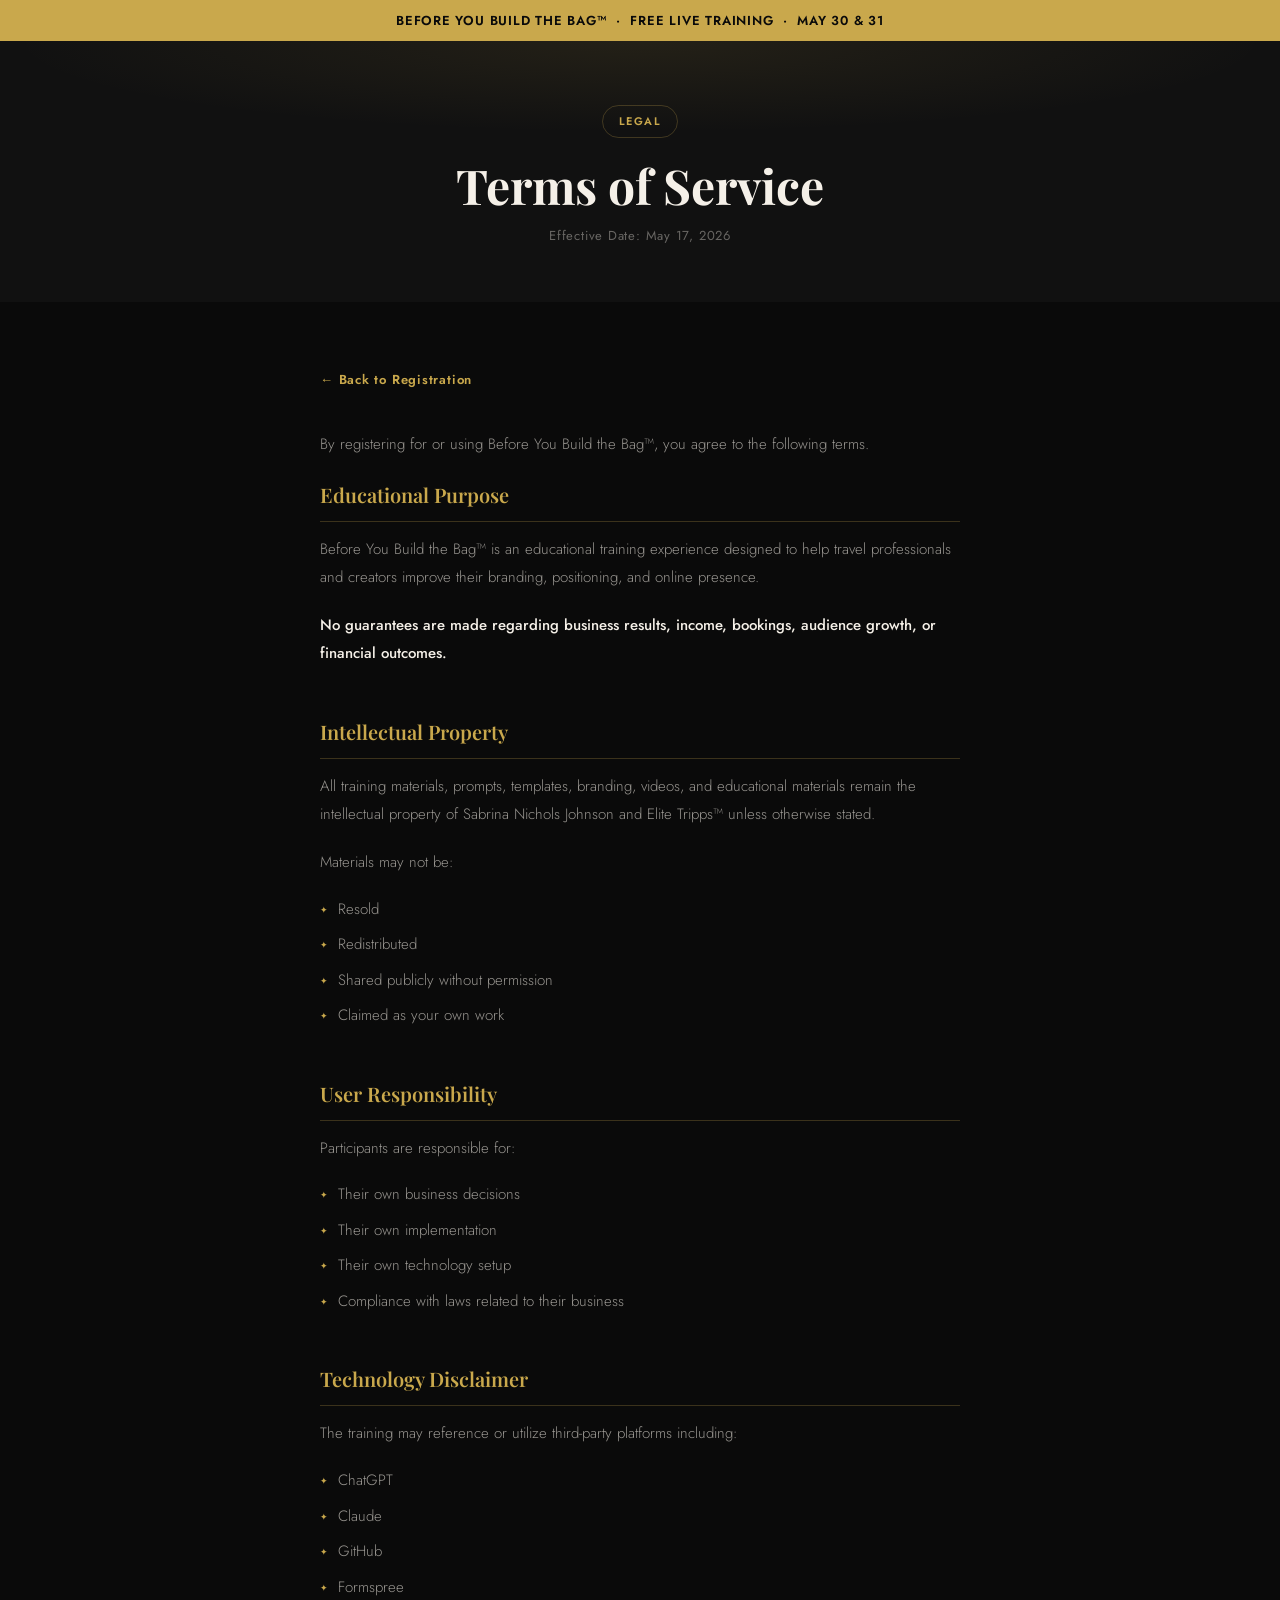
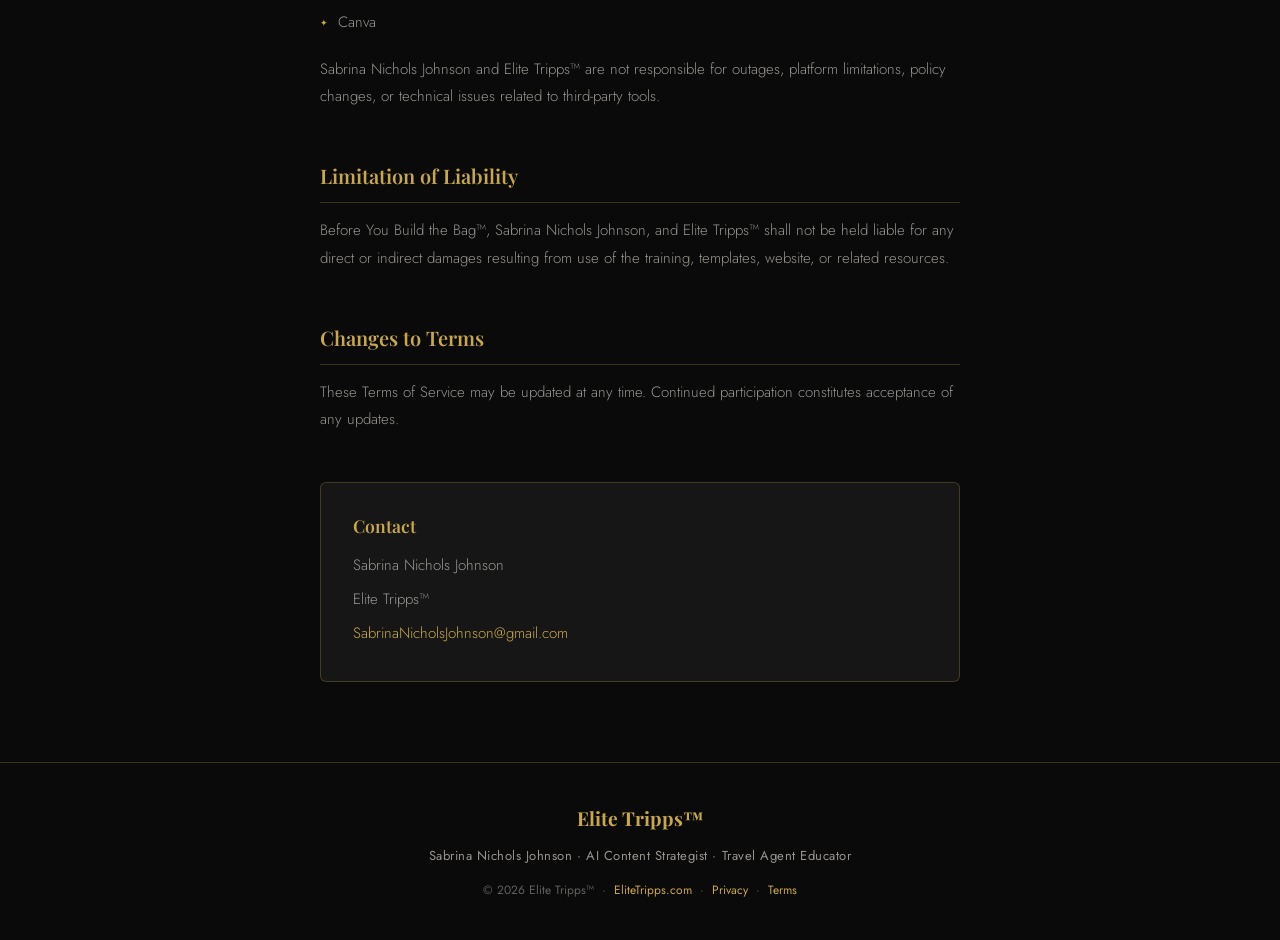
<file: terms.html>
<!DOCTYPE html>
<html lang="en">
<head>
  <meta charset="UTF-8" />
  <meta name="viewport" content="width=device-width, initial-scale=1.0" />
  <title>Terms of Service | Before You Build the Bag™</title>
  <link href="https://fonts.googleapis.com/css2?family=Playfair+Display:ital,wght@0,400;0,600;0,700;1,400;1,600&family=Jost:wght@300;400;500;600&display=swap" rel="stylesheet" />
  <style>
    :root {
      --gold: #C9A84C;
      --gold-light: #E8C97A;
      --gold-dim: rgba(201,168,76,0.18);
      --black: #0A0A0A;
      --off-black: #111111;
      --card-bg: #161616;
      --border: rgba(201,168,76,0.25);
      --text: #F5F0E8;
      --text-muted: rgba(245,240,232,0.6);
      --text-dim: rgba(245,240,232,0.38);
    }
    *, *::before, *::after { box-sizing: border-box; margin: 0; padding: 0; }
    html { scroll-behavior: smooth; }
    body { font-family: 'Jost', sans-serif; background-color: var(--black); color: var(--text); line-height: 1.65; -webkit-font-smoothing: antialiased; }
    .bar { background: var(--gold); color: var(--black); text-align: center; padding: 10px 1rem; font-size: 13px; font-weight: 600; letter-spacing: 0.06em; text-transform: uppercase; }
    .page-hero { background: var(--off-black); padding: 64px 1.25rem 56px; text-align: center; position: relative; overflow: hidden; }
    .page-hero::before { content: ''; position: absolute; inset: 0; background: radial-gradient(ellipse 70% 50% at 50% 0%, rgba(201,168,76,0.10) 0%, transparent 70%); pointer-events: none; }
    .page-hero .tag { display: inline-block; border: 1px solid var(--border); color: var(--gold); font-size: 11px; font-weight: 600; letter-spacing: 0.14em; text-transform: uppercase; padding: 6px 16px; border-radius: 100px; margin-bottom: 20px; }
    .page-hero h1 { font-family: 'Playfair Display', serif; font-size: clamp(1.8rem, 5vw, 3rem); font-weight: 700; line-height: 1.15; margin-bottom: 12px; }
    .page-hero .effective { font-size: 13px; color: var(--text-dim); letter-spacing: 0.06em; }
    .content { max-width: 680px; margin: 0 auto; padding: 64px 1.25rem 80px; }
    .content p { font-size: 15px; color: var(--text-muted); line-height: 1.85; font-weight: 300; margin-bottom: 20px; }
    .content p strong { color: var(--text); font-weight: 500; }
    .section-block { margin-bottom: 48px; }
    .section-block h2 { font-family: 'Playfair Display', serif; font-size: 1.25rem; font-weight: 600; color: var(--gold); margin-bottom: 14px; padding-bottom: 10px; border-bottom: 1px solid var(--border); }
    .bullet-list { list-style: none; display: flex; flex-direction: column; gap: 10px; margin-bottom: 20px; }
    .bullet-list li { font-size: 15px; color: var(--text-muted); padding-left: 18px; position: relative; line-height: 1.7; font-weight: 300; }
    .bullet-list li::before { content: '✦'; position: absolute; left: 0; color: var(--gold); font-size: 9px; top: 5px; }
    .contact-block { background: var(--card-bg); border: 1px solid var(--border); border-radius: 6px; padding: 28px 32px; margin-top: 48px; }
    .contact-block p { margin-bottom: 6px; }
    .contact-block a { color: var(--gold); text-decoration: none; }
    .contact-block a:hover { opacity: 0.75; }
    .back-link { display: inline-block; margin-bottom: 40px; font-size: 13px; color: var(--gold); text-decoration: none; letter-spacing: 0.06em; font-weight: 600; }
    .back-link:hover { opacity: 0.75; }
    .site-footer { border-top: 1px solid var(--border); padding: 40px 1.25rem; text-align: center; }
    .footer-inner { max-width: 780px; margin: 0 auto; display: flex; flex-direction: column; gap: 10px; align-items: center; }
    .footer-brand { font-family: 'Playfair Display', serif; font-size: 1.2rem; font-weight: 700; color: var(--gold); }
    .footer-title { font-size: 13px; color: var(--text-muted); letter-spacing: 0.04em; }
    .footer-meta { display: flex; flex-wrap: wrap; gap: 8px; justify-content: center; align-items: center; font-size: 12px; color: var(--text-dim); margin-top: 4px; }
    .footer-meta a { color: var(--gold); text-decoration: none; }
    .footer-meta a:hover { opacity: 0.75; }
    @media (max-width: 600px) {
      .page-hero { padding: 48px 1rem 40px; }
      .content { padding: 48px 1rem 64px; }
      .contact-block { padding: 22px 18px; }
    }
  </style>
</head>
<body>

  <div class="bar">Before You Build the Bag™ &nbsp;·&nbsp; Free Live Training &nbsp;·&nbsp; May 30 & 31</div>

  <section class="page-hero">
    <div class="tag">Legal</div>
    <h1>Terms of Service</h1>
    <p class="effective">Effective Date: May 17, 2026</p>
  </section>

  <div class="content">
    <a href="https://elite-vault-tm.github.io/before-you-build-the-bag/" class="back-link">← Back to Registration</a>

    <p>By registering for or using Before You Build the Bag™, you agree to the following terms.</p>

    <div class="section-block">
      <h2>Educational Purpose</h2>
      <p>Before You Build the Bag™ is an educational training experience designed to help travel professionals and creators improve their branding, positioning, and online presence.</p>
      <p><strong>No guarantees are made regarding business results, income, bookings, audience growth, or financial outcomes.</strong></p>
    </div>

    <div class="section-block">
      <h2>Intellectual Property</h2>
      <p>All training materials, prompts, templates, branding, videos, and educational materials remain the intellectual property of Sabrina Nichols Johnson and Elite Tripps™ unless otherwise stated.</p>
      <p>Materials may not be:</p>
      <ul class="bullet-list">
        <li>Resold</li>
        <li>Redistributed</li>
        <li>Shared publicly without permission</li>
        <li>Claimed as your own work</li>
      </ul>
    </div>

    <div class="section-block">
      <h2>User Responsibility</h2>
      <p>Participants are responsible for:</p>
      <ul class="bullet-list">
        <li>Their own business decisions</li>
        <li>Their own implementation</li>
        <li>Their own technology setup</li>
        <li>Compliance with laws related to their business</li>
      </ul>
    </div>

    <div class="section-block">
      <h2>Technology Disclaimer</h2>
      <p>The training may reference or utilize third-party platforms including:</p>
      <ul class="bullet-list">
        <li>ChatGPT</li>
        <li>Claude</li>
        <li>GitHub</li>
        <li>Formspree</li>
        <li>Canva</li>
      </ul>
      <p>Sabrina Nichols Johnson and Elite Tripps™ are not responsible for outages, platform limitations, policy changes, or technical issues related to third-party tools.</p>
    </div>

    <div class="section-block">
      <h2>Limitation of Liability</h2>
      <p>Before You Build the Bag™, Sabrina Nichols Johnson, and Elite Tripps™ shall not be held liable for any direct or indirect damages resulting from use of the training, templates, website, or related resources.</p>
    </div>

    <div class="section-block">
      <h2>Changes to Terms</h2>
      <p>These Terms of Service may be updated at any time. Continued participation constitutes acceptance of any updates.</p>
    </div>

    <div class="contact-block">
      <h2 style="font-family:'Playfair Display',serif;font-size:1.1rem;font-weight:600;color:var(--gold);margin-bottom:12px;border:none;padding:0;">Contact</h2>
      <p>Sabrina Nichols Johnson</p>
      <p>Elite Tripps™</p>
      <p><a href="mailto:SabrinaNicholsJohnson@gmail.com">SabrinaNicholsJohnson@gmail.com</a></p>
    </div>
  </div>

  <footer class="site-footer">
    <div class="footer-inner">
      <div class="footer-brand">Elite Tripps™</div>
      <p class="footer-title">Sabrina Nichols Johnson · AI Content Strategist · Travel Agent Educator</p>
      <div class="footer-meta">
        <span>© 2026 Elite Tripps™</span>
        <span>·</span>
        <a href="https://www.elitetripps.com" target="_blank" rel="noopener noreferrer">EliteTripps.com</a>
        <span>·</span>
        <a href="privacy.html">Privacy</a>
        <span>·</span>
        <a href="terms.html">Terms</a>
      </div>
    </div>
  </footer>

</body>
</html>
</file>
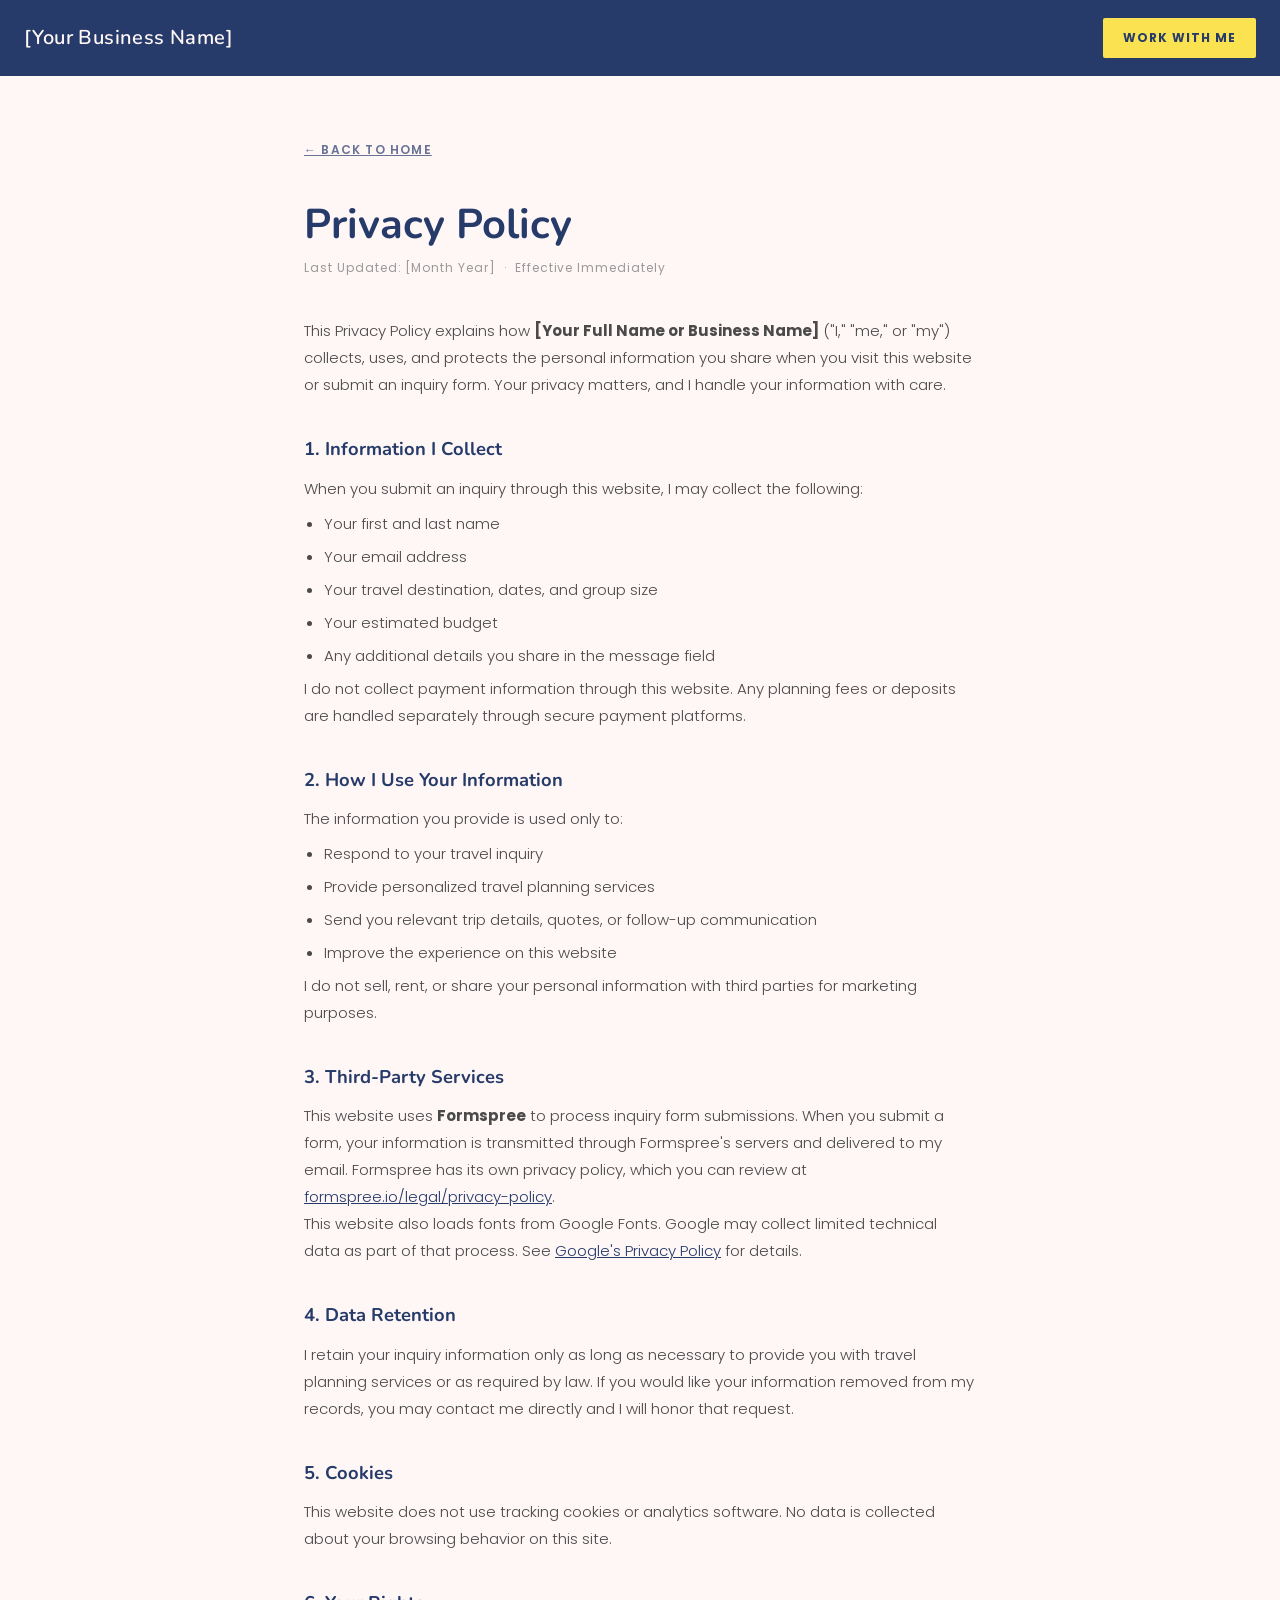
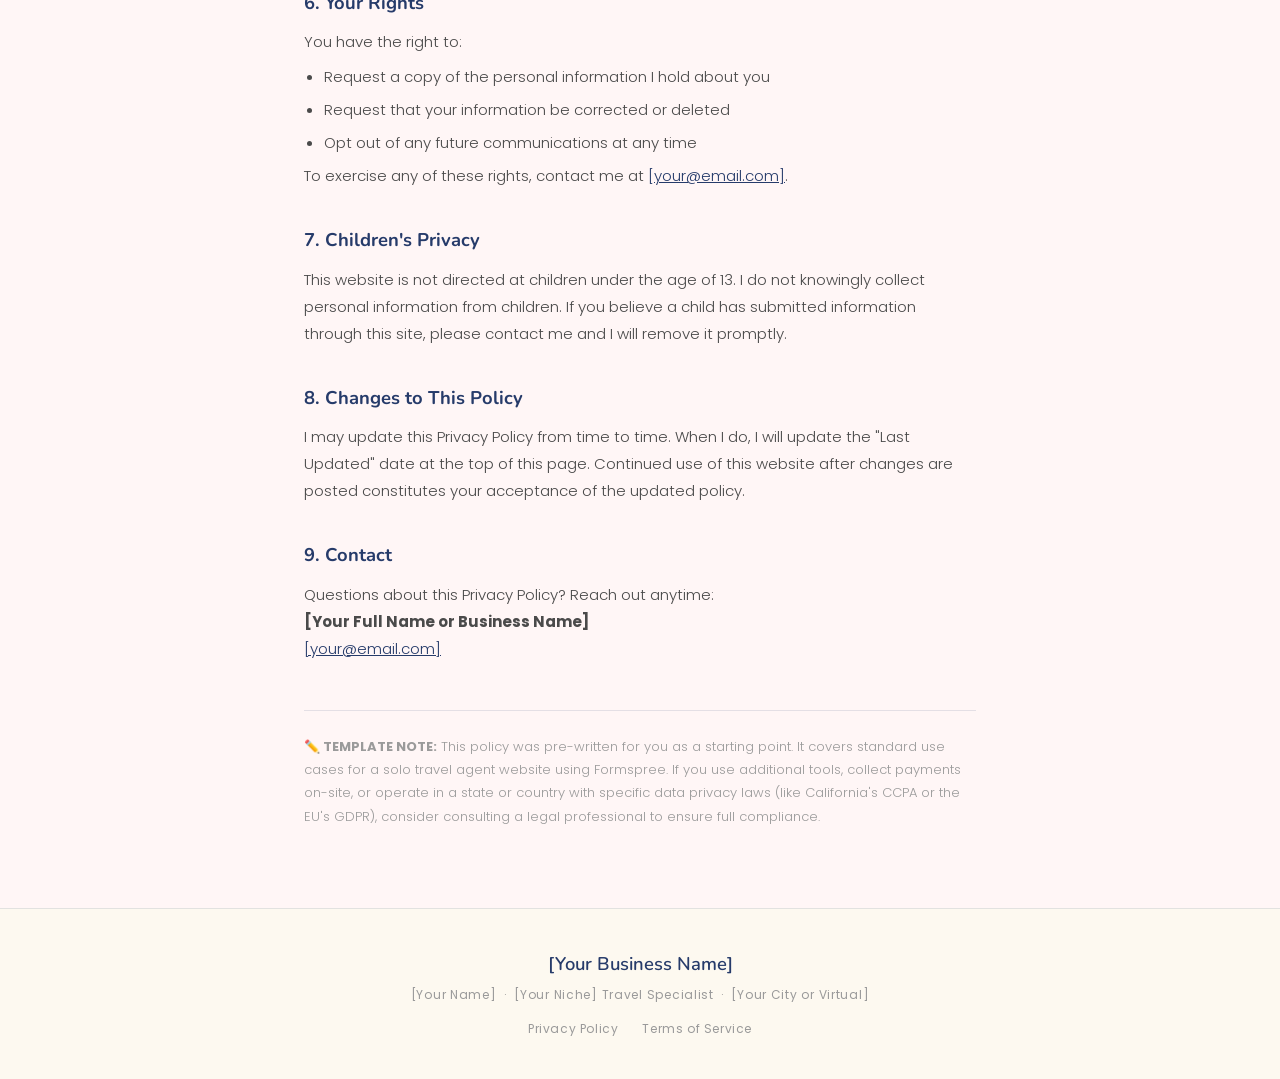
<file: travel-agent-starter-privacy.html>
<!DOCTYPE html>
<html lang="en">
<head>
  <meta charset="UTF-8" />
  <meta name="viewport" content="width=device-width, initial-scale=1.0" />
  <title>Privacy Policy | [Your Business Name]</title>
  <link href="https://fonts.googleapis.com/css2?family=Nunito:ital,wght@0,400;0,600;0,700;0,800;1,400;1,600&family=Poppins:wght@300;400;500;600&display=swap" rel="stylesheet" />
  <link rel="stylesheet" href="travel-agent-starter-style.css" />
</head>
<body>

  <nav>
    <div class="nav-brand">[Your Business Name]</div>
    <a href="travel-agent-starter-template.html#inquiry" class="nav-cta">Work With Me</a>
  </nav>

  <div class="legal-page">

    <a href="travel-agent-starter-template.html" class="legal-back">&#8592; Back to Home</a>

    <h1>Privacy Policy</h1>
    <span class="legal-date">Last Updated: [Month Year] &nbsp;·&nbsp; Effective Immediately</span>

    <!-- ═══════════════════════════════════════
         ✏️ WHAT TO CUSTOMIZE:
         Search for every set of [brackets] and
         replace with your own information.
         Everything else is done for you.
    ═══════════════════════════════════════ -->

    <p>
      This Privacy Policy explains how <strong>[Your Full Name or Business Name]</strong> ("I," "me," or "my") collects, uses, and protects the personal information you share when you visit this website or submit an inquiry form. Your privacy matters, and I handle your information with care.
    </p>

    <h2>1. Information I Collect</h2>
    <p>When you submit an inquiry through this website, I may collect the following:</p>
    <ul>
      <li>Your first and last name</li>
      <li>Your email address</li>
      <li>Your travel destination, dates, and group size</li>
      <li>Your estimated budget</li>
      <li>Any additional details you share in the message field</li>
    </ul>
    <p>
      I do not collect payment information through this website. Any planning fees or deposits are handled separately through secure payment platforms.
    </p>

    <h2>2. How I Use Your Information</h2>
    <p>The information you provide is used only to:</p>
    <ul>
      <li>Respond to your travel inquiry</li>
      <li>Provide personalized travel planning services</li>
      <li>Send you relevant trip details, quotes, or follow-up communication</li>
      <li>Improve the experience on this website</li>
    </ul>
    <p>
      I do not sell, rent, or share your personal information with third parties for marketing purposes.
    </p>

    <h2>3. Third-Party Services</h2>
    <p>
      This website uses <strong>Formspree</strong> to process inquiry form submissions. When you submit a form, your information is transmitted through Formspree's servers and delivered to my email. Formspree has its own privacy policy, which you can review at <a href="https://formspree.io/legal/privacy-policy" target="_blank" rel="noopener">formspree.io/legal/privacy-policy</a>.
    </p>
    <p>
      This website also loads fonts from Google Fonts. Google may collect limited technical data as part of that process. See <a href="https://policies.google.com/privacy" target="_blank" rel="noopener">Google's Privacy Policy</a> for details.
    </p>

    <h2>4. Data Retention</h2>
    <p>
      I retain your inquiry information only as long as necessary to provide you with travel planning services or as required by law. If you would like your information removed from my records, you may contact me directly and I will honor that request.
    </p>

    <h2>5. Cookies</h2>
    <p>
      This website does not use tracking cookies or analytics software. No data is collected about your browsing behavior on this site.
    </p>

    <h2>6. Your Rights</h2>
    <p>You have the right to:</p>
    <ul>
      <li>Request a copy of the personal information I hold about you</li>
      <li>Request that your information be corrected or deleted</li>
      <li>Opt out of any future communications at any time</li>
    </ul>
    <p>
      To exercise any of these rights, contact me at <a href="mailto:[your@email.com]">[your@email.com]</a>.
    </p>

    <h2>7. Children's Privacy</h2>
    <p>
      This website is not directed at children under the age of 13. I do not knowingly collect personal information from children. If you believe a child has submitted information through this site, please contact me and I will remove it promptly.
    </p>

    <h2>8. Changes to This Policy</h2>
    <p>
      I may update this Privacy Policy from time to time. When I do, I will update the "Last Updated" date at the top of this page. Continued use of this website after changes are posted constitutes your acceptance of the updated policy.
    </p>

    <h2>9. Contact</h2>
    <p>
      Questions about this Privacy Policy? Reach out anytime:
    </p>
    <p>
      <strong>[Your Full Name or Business Name]</strong><br />
      <a href="mailto:[your@email.com]">[your@email.com]</a>
    </p>

    <p style="margin-top: 48px; font-size: 13px; color: var(--text-light); border-top: 1px solid var(--border); padding-top: 24px;">
      <strong>✏️ TEMPLATE NOTE:</strong> This policy was pre-written for you as a starting point. It covers standard use cases for a solo travel agent website using Formspree. If you use additional tools, collect payments on-site, or operate in a state or country with specific data privacy laws (like California's CCPA or the EU's GDPR), consider consulting a legal professional to ensure full compliance.
    </p>

  </div>

  <footer>
    <div class="footer-brand">[Your Business Name]</div>
    <p class="footer-tagline">[Your Name] &nbsp;·&nbsp; [Your Niche] Travel Specialist &nbsp;·&nbsp; [Your City or Virtual]</p>
    <div class="footer-links">
      <a href="travel-agent-starter-privacy.html">Privacy Policy</a>
      <a href="travel-agent-starter-terms.html">Terms of Service</a>
    </div>
  </footer>

</body>
</html>
</file>
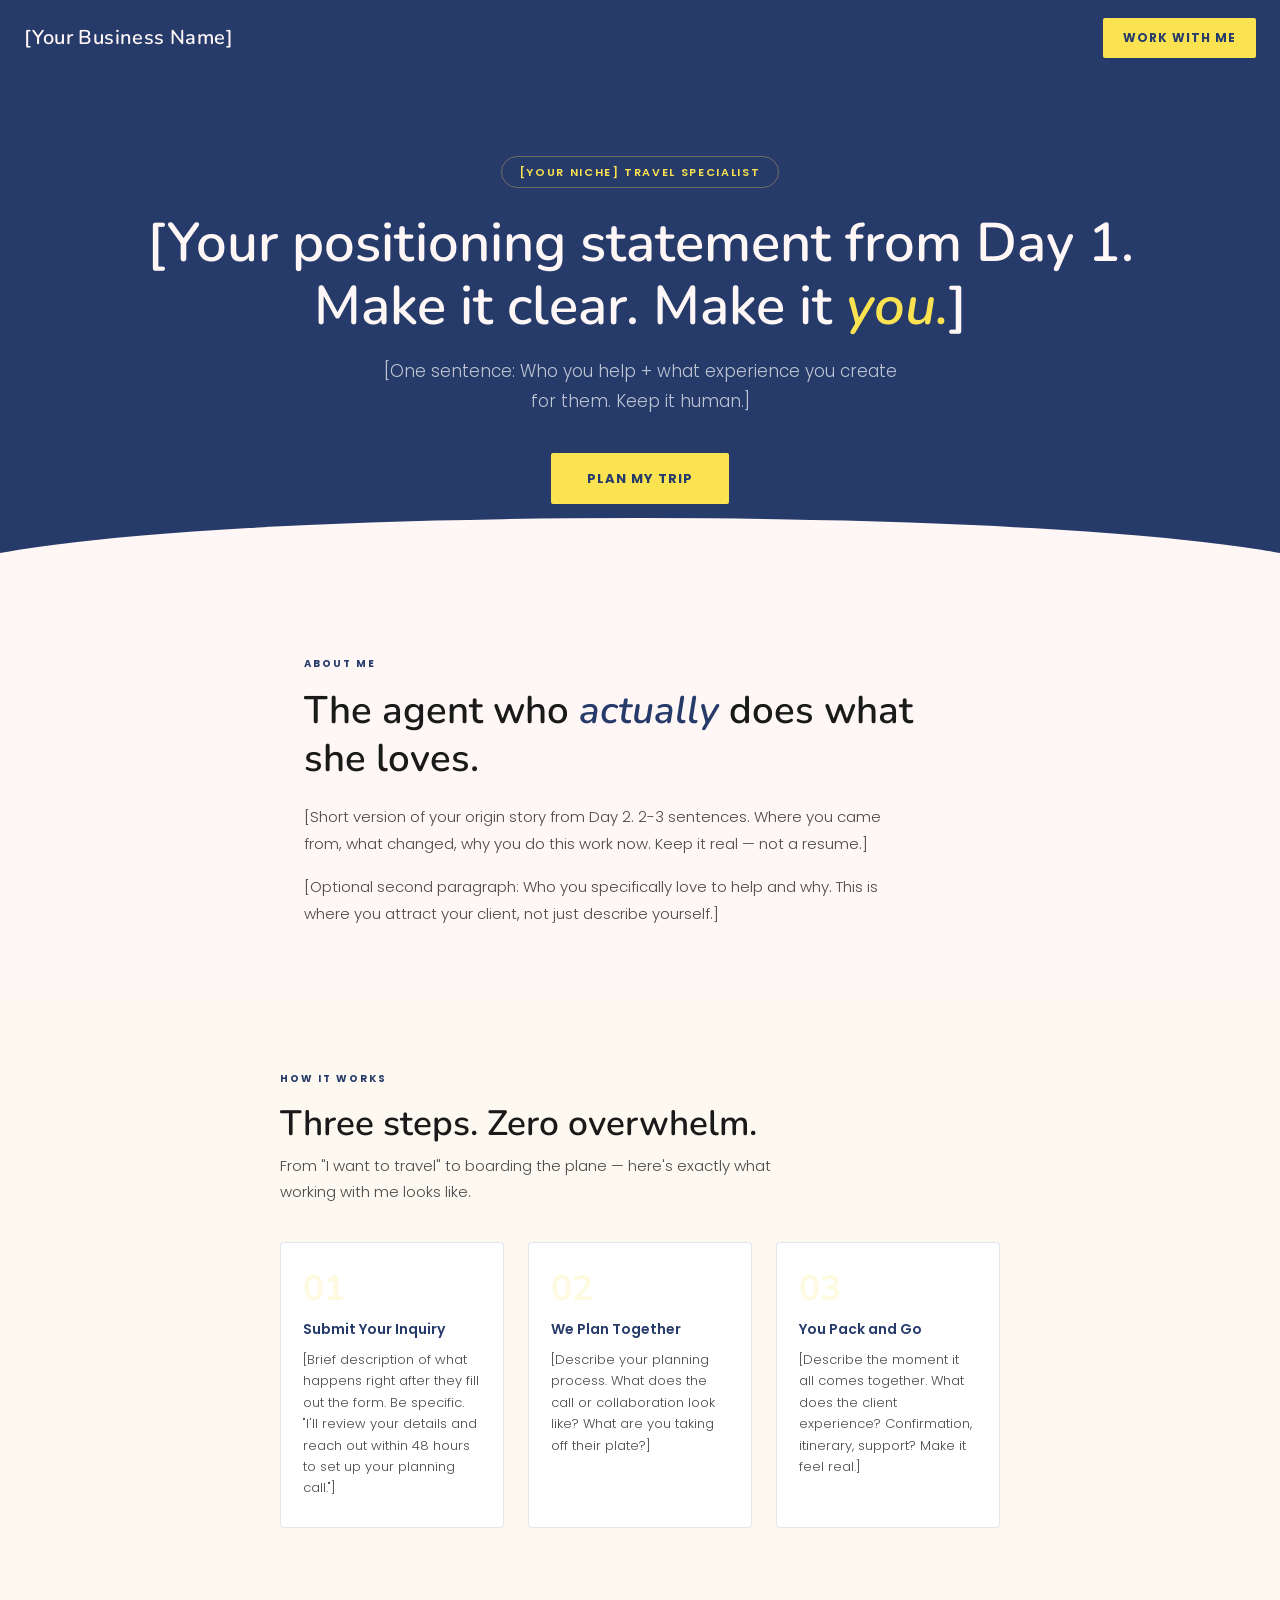
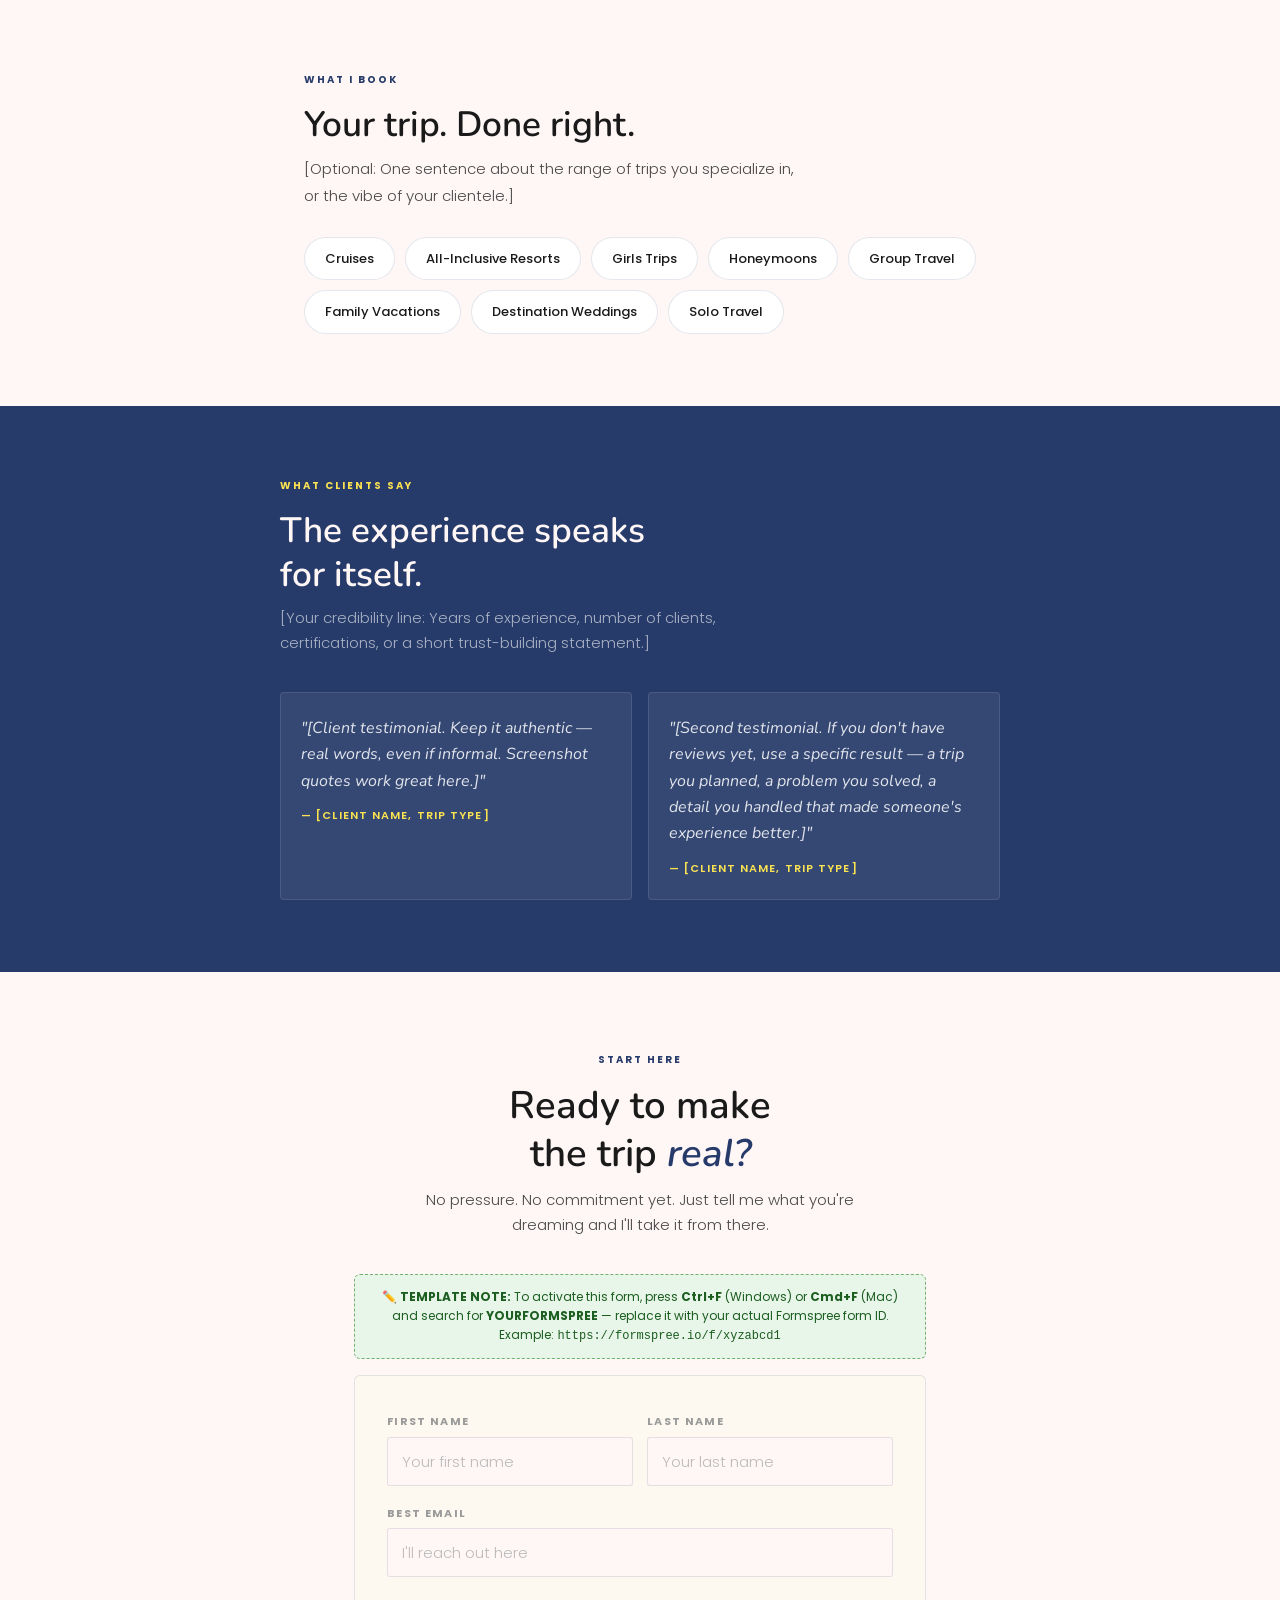
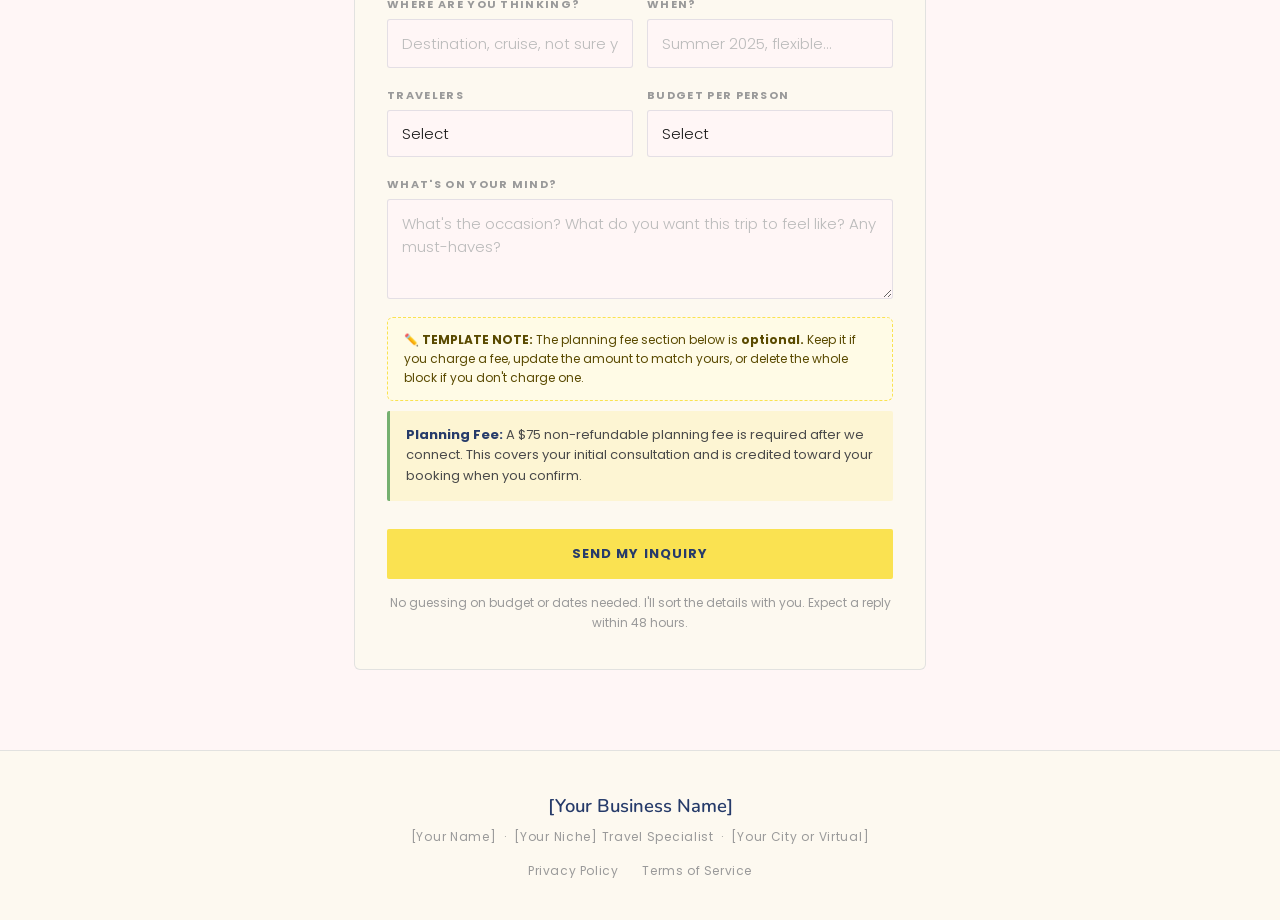
<file: travel-agent-starter-template.html>
<!DOCTYPE html>
<html lang="en">
<head>
  <meta charset="UTF-8" />
  <meta name="viewport" content="width=device-width, initial-scale=1.0" />
  <title>[YOUR NAME] | [YOUR NICHE] Travel Specialist</title>
  <link href="https://fonts.googleapis.com/css2?family=Nunito:ital,wght@0,400;0,600;0,700;0,800;1,400;1,600&family=Poppins:wght@300;400;500;600&display=swap" rel="stylesheet" />
  <link rel="stylesheet" href="travel-agent-starter-style.css" />
</head>
<body>

  <!-- ════════════════════════════════════
       NAVIGATION
       Replace [YOUR BUSINESS NAME]
  ════════════════════════════════════ -->
  <nav>
    <div class="nav-brand">[Your Business Name]</div>
    <a href="#inquiry" class="nav-cta">Work With Me</a>
  </nav>

  <!-- ════════════════════════════════════
       HERO
       Replace with your positioning statement from Day 1
  ════════════════════════════════════ -->
  <section class="hero">
    <div class="hero-eyebrow">[Your Niche] Travel Specialist</div>
    <h1>[Your positioning statement from Day 1.<br>Make it clear. Make it <em>you.</em>]</h1>
    <p class="hero-sub">
      [One sentence: Who you help + what experience you create for them. Keep it human.]
    </p>
    <a href="#inquiry" class="btn-primary">Plan My Trip</a>
  </section>

  <!-- ════════════════════════════════════
       ABOUT
       Replace with your story from Day 2
  ════════════════════════════════════ -->
  <section class="about">
    <div class="section-label">About Me</div>
    <h2>The agent who <em>actually</em> does what she loves.</h2>
    <p>
      [Short version of your origin story from Day 2. 2-3 sentences. Where you came from, what changed, why you do this work now. Keep it real — not a resume.]
    </p>
    <p>
      [Optional second paragraph: Who you specifically love to help and why. This is where you attract your client, not just describe yourself.]
    </p>
  </section>

  <!-- ════════════════════════════════════
       HOW IT WORKS
       Replace with your actual 3-step process
  ════════════════════════════════════ -->
  <section class="process">
    <div class="process-inner">
      <div class="section-label">How It Works</div>
      <h2>Three steps. Zero overwhelm.</h2>
      <p class="process-sub">
        From "I want to travel" to boarding the plane — here's exactly what working with me looks like.
      </p>
      <div class="steps">
        <div class="step">
          <div class="step-num">01</div>
          <div class="step-title">Submit Your Inquiry</div>
          <p>[Brief description of what happens right after they fill out the form. Be specific. "I'll review your details and reach out within 48 hours to set up your planning call."]</p>
        </div>
        <div class="step">
          <div class="step-num">02</div>
          <div class="step-title">We Plan Together</div>
          <p>[Describe your planning process. What does the call or collaboration look like? What are you taking off their plate?]</p>
        </div>
        <div class="step">
          <div class="step-num">03</div>
          <div class="step-title">You Pack and Go</div>
          <p>[Describe the moment it all comes together. What does the client experience? Confirmation, itinerary, support? Make it feel real.]</p>
        </div>
      </div>
    </div>
  </section>

  <!-- ════════════════════════════════════
       TRIP TYPES
       Replace pills with your actual specialties
  ════════════════════════════════════ -->
  <section class="trips">
    <div class="section-label">What I Book</div>
    <h2>Your trip. Done right.</h2>
    <p class="trips-sub">
      [Optional: One sentence about the range of trips you specialize in, or the vibe of your clientele.]
    </p>
    <div class="trip-pills">
      <!-- Replace each pill with your actual trip types -->
      <div class="trip-pill">Cruises</div>
      <div class="trip-pill">All-Inclusive Resorts</div>
      <div class="trip-pill">Girls Trips</div>
      <div class="trip-pill">Honeymoons</div>
      <div class="trip-pill">Group Travel</div>
      <div class="trip-pill">Family Vacations</div>
      <div class="trip-pill">Destination Weddings</div>
      <div class="trip-pill">Solo Travel</div>
    </div>
  </section>

  <!-- ════════════════════════════════════
       PROOF / TRUST
       Replace with your actual testimonials
  ════════════════════════════════════ -->
  <section class="trust">
    <div class="trust-inner">
      <div class="section-label">What Clients Say</div>
      <h2>The experience speaks<br>for itself.</h2>
      <p class="trust-sub">
        [Your credibility line: Years of experience, number of clients, certifications, or a short trust-building statement.]
      </p>
      <div class="proof-grid">
        <div class="proof-card">
          <p class="proof-quote">"[Client testimonial. Keep it authentic — real words, even if informal. Screenshot quotes work great here.]"</p>
          <div class="proof-name">— [Client Name, Trip Type]</div>
        </div>
        <div class="proof-card">
          <p class="proof-quote">"[Second testimonial. If you don't have reviews yet, use a specific result — a trip you planned, a problem you solved, a detail you handled that made someone's experience better.]"</p>
          <div class="proof-name">— [Client Name, Trip Type]</div>
        </div>
      </div>
    </div>
  </section>

  <!-- ════════════════════════════════════
       INQUIRY FORM
       Connect Formspree to wire to your email.
       Search for YOURFORMSPREE and replace
       with your actual Formspree form ID.
       Example: https://formspree.io/f/xyzabcd1
  ════════════════════════════════════ -->
  <section class="inquiry" id="inquiry">
    <div class="section-label">Start Here</div>
    <h2>Ready to make<br>the trip <em>real?</em></h2>
    <p class="inquiry-sub">
      No pressure. No commitment yet. Just tell me what you're dreaming and I'll take it from there.
    </p>

    <div style="background:#e8f5e9; border:1.5px dashed #75B06F; border-radius:6px; padding:12px 16px; margin-bottom:16px; font-size:12px; color:#1b5e20; line-height:1.6;">
      <strong>✏️ TEMPLATE NOTE:</strong> To activate this form, press <strong>Ctrl+F</strong> (Windows) or <strong>Cmd+F</strong> (Mac) and search for <strong>YOURFORMSPREE</strong> — replace it with your actual Formspree form ID. Example: <code>https://formspree.io/f/xyzabcd1</code>
    </div>

    <form action="https://formspree.io/f/YOURFORMSPREE" method="POST" class="form-box">
      <div class="field-row">
        <div class="field">
          <label>First Name</label>
          <input type="text" name="first_name" placeholder="Your first name" />
        </div>
        <div class="field">
          <label>Last Name</label>
          <input type="text" name="last_name" placeholder="Your last name" />
        </div>
      </div>
      <div class="field">
        <label>Best Email</label>
        <input type="email" name="email" placeholder="I'll reach out here" />
      </div>
      <div class="field-row">
        <div class="field">
          <label>Where Are You Thinking?</label>
          <input type="text" name="destination" placeholder="Destination, cruise, not sure yet..." />
        </div>
        <div class="field">
          <label>When?</label>
          <input type="text" name="travel_dates" placeholder="Summer 2025, flexible..." />
        </div>
      </div>
      <div class="field-row">
        <div class="field">
          <label>Travelers</label>
          <select name="travelers">
            <option value="">Select</option>
            <option>Just me</option>
            <option>2 people</option>
            <option>3 to 4 people</option>
            <option>5 to 8 people</option>
            <option>9+ people</option>
          </select>
        </div>
        <div class="field">
          <label>Budget Per Person</label>
          <select name="budget">
            <option value="">Select</option>
            <option>Under $1,000</option>
            <option>$1,000 to $2,500</option>
            <option>$2,500 to $5,000</option>
            <option>$5,000 and up</option>
            <option>Not sure yet</option>
          </select>
        </div>
      </div>
      <div class="field">
        <label>What's on Your Mind?</label>
        <textarea name="message" placeholder="What's the occasion? What do you want this trip to feel like? Any must-haves?"></textarea>
      </div>

      <div style="background:#fffbe6; border:1.5px dashed #FAE251; border-radius:6px; padding:12px 16px; margin-bottom:10px; font-size:12px; color:#5a4a00; line-height:1.6;">
        <strong>✏️ TEMPLATE NOTE:</strong> The planning fee section below is <strong>optional.</strong> Keep it if you charge a fee, update the amount to match yours, or delete the whole block if you don't charge one.
      </div>
      <div class="fee-note">
        <strong>Planning Fee:</strong> A $75 non-refundable planning fee is required after we connect. This covers your initial consultation and is credited toward your booking when you confirm.
      </div>

      <button type="submit" class="btn-primary form-submit">Send My Inquiry</button>
      <p class="form-fine">No guessing on budget or dates needed. I'll sort the details with you. Expect a reply within 48 hours.</p>
    </form>
  </section>

  <!-- ════════════════════════════════════
       FOOTER
  ════════════════════════════════════ -->
  <footer>
    <div class="footer-brand">[Your Business Name]</div>
    <p class="footer-tagline">[Your Name] &nbsp;·&nbsp; [Your Niche] Travel Specialist &nbsp;·&nbsp; [Your City or Virtual]</p>
    <div class="footer-links">
      <a href="travel-agent-starter-privacy.html">Privacy Policy</a>
      <a href="travel-agent-starter-terms.html">Terms of Service</a>
    </div>
  </footer>

</body>
</html>
</file>
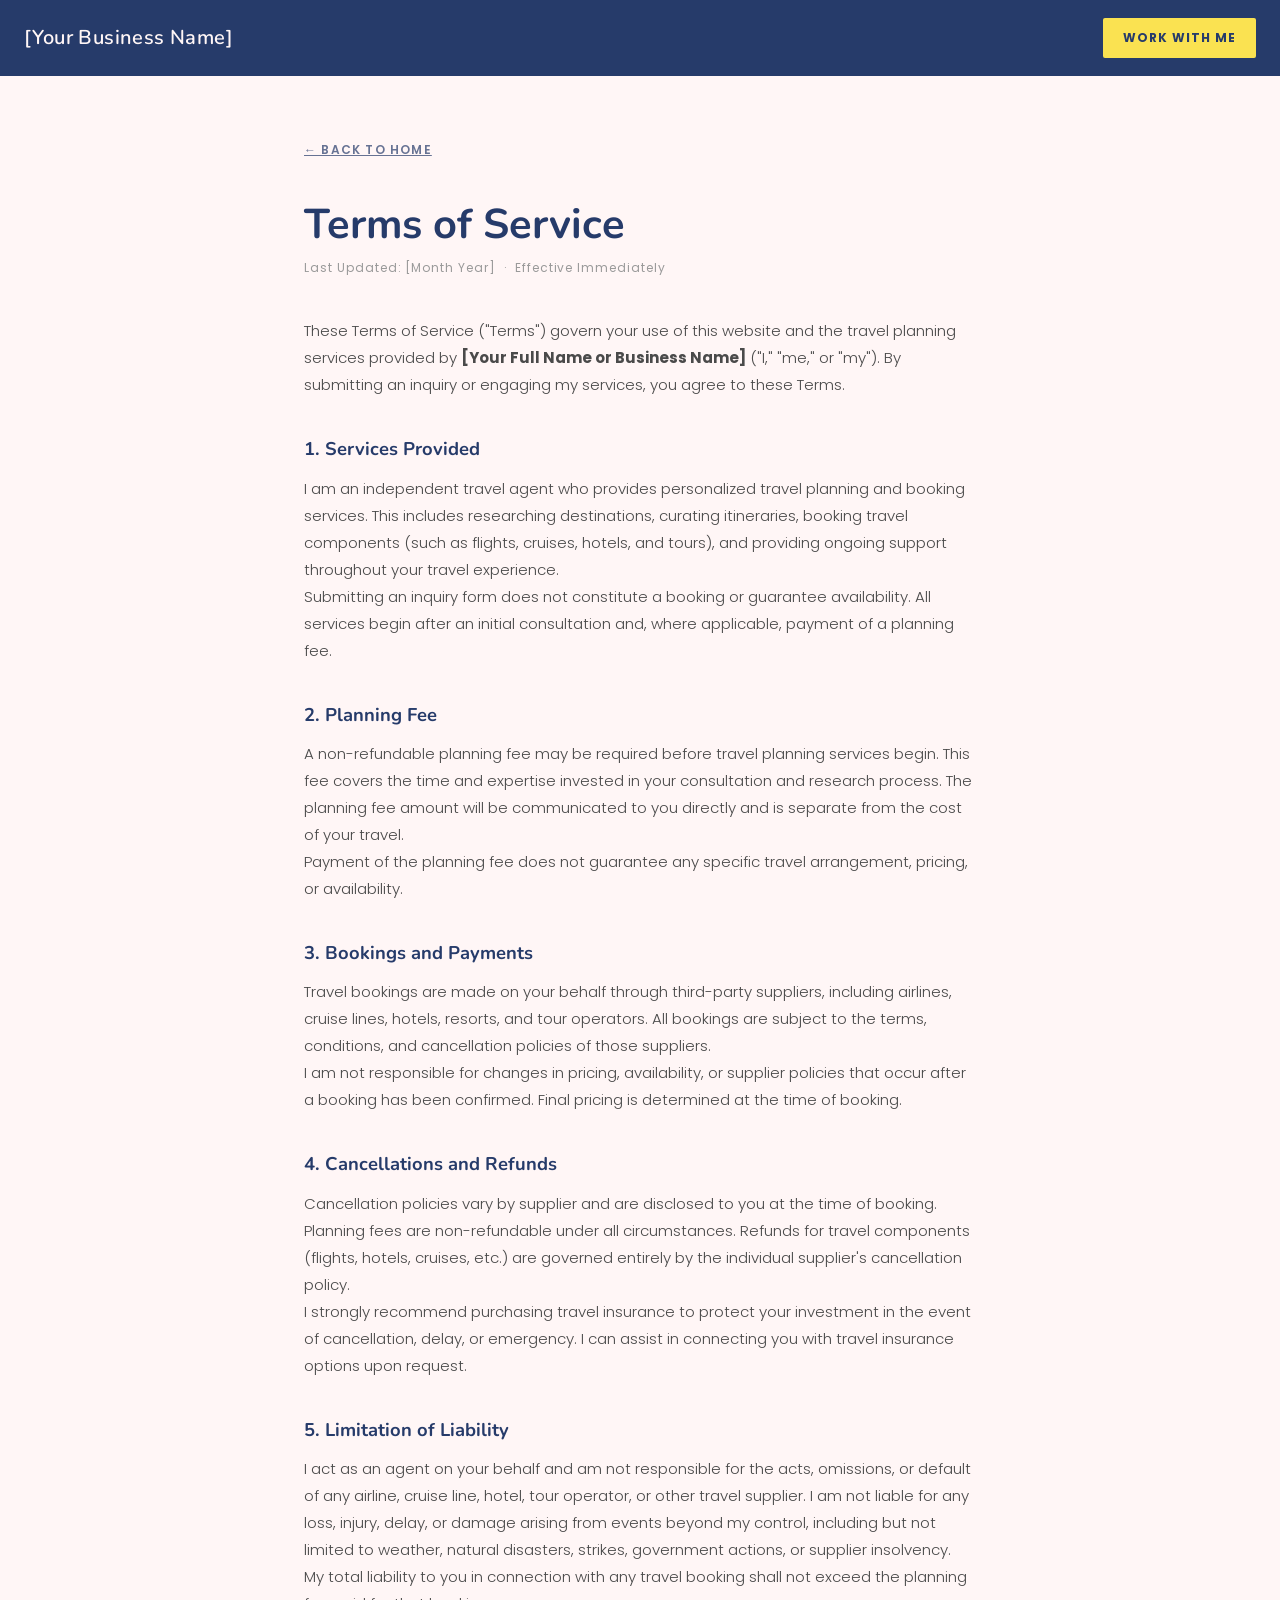
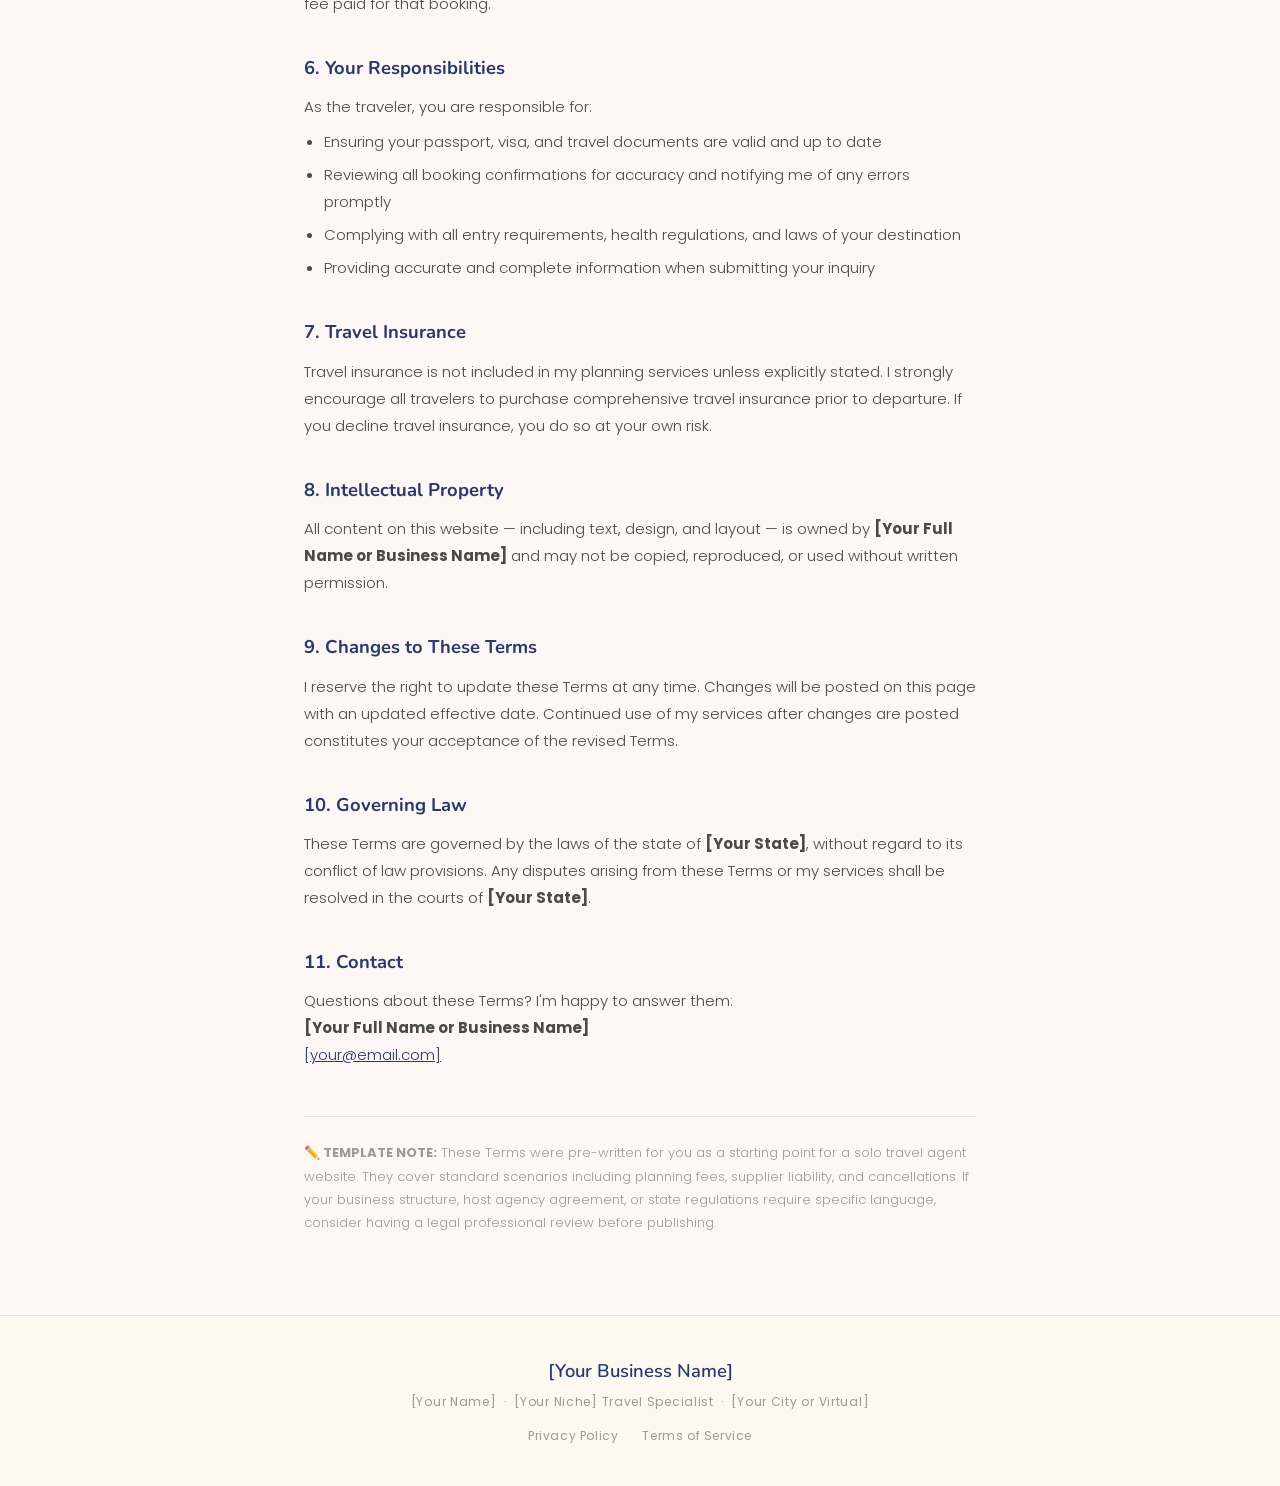
<file: travel-agent-starter-terms.html>
<!DOCTYPE html>
<html lang="en">
<head>
  <meta charset="UTF-8" />
  <meta name="viewport" content="width=device-width, initial-scale=1.0" />
  <title>Terms of Service | [Your Business Name]</title>
  <link href="https://fonts.googleapis.com/css2?family=Nunito:ital,wght@0,400;0,600;0,700;0,800;1,400;1,600&family=Poppins:wght@300;400;500;600&display=swap" rel="stylesheet" />
  <link rel="stylesheet" href="travel-agent-starter-style.css" />
</head>
<body>

  <nav>
    <div class="nav-brand">[Your Business Name]</div>
    <a href="travel-agent-starter-template.html#inquiry" class="nav-cta">Work With Me</a>
  </nav>

  <div class="legal-page">

    <a href="travel-agent-starter-template.html" class="legal-back">&#8592; Back to Home</a>

    <h1>Terms of Service</h1>
    <span class="legal-date">Last Updated: [Month Year] &nbsp;·&nbsp; Effective Immediately</span>

    <!-- ═══════════════════════════════════════
         ✏️ WHAT TO CUSTOMIZE:
         Search for every set of [brackets] and
         replace with your own information.
         Everything else is done for you.
    ═══════════════════════════════════════ -->

    <p>
      These Terms of Service ("Terms") govern your use of this website and the travel planning services provided by <strong>[Your Full Name or Business Name]</strong> ("I," "me," or "my"). By submitting an inquiry or engaging my services, you agree to these Terms.
    </p>

    <h2>1. Services Provided</h2>
    <p>
      I am an independent travel agent who provides personalized travel planning and booking services. This includes researching destinations, curating itineraries, booking travel components (such as flights, cruises, hotels, and tours), and providing ongoing support throughout your travel experience.
    </p>
    <p>
      Submitting an inquiry form does not constitute a booking or guarantee availability. All services begin after an initial consultation and, where applicable, payment of a planning fee.
    </p>

    <h2>2. Planning Fee</h2>
    <p>
      A non-refundable planning fee may be required before travel planning services begin. This fee covers the time and expertise invested in your consultation and research process. The planning fee amount will be communicated to you directly and is separate from the cost of your travel.
    </p>
    <p>
      Payment of the planning fee does not guarantee any specific travel arrangement, pricing, or availability.
    </p>

    <h2>3. Bookings and Payments</h2>
    <p>
      Travel bookings are made on your behalf through third-party suppliers, including airlines, cruise lines, hotels, resorts, and tour operators. All bookings are subject to the terms, conditions, and cancellation policies of those suppliers.
    </p>
    <p>
      I am not responsible for changes in pricing, availability, or supplier policies that occur after a booking has been confirmed. Final pricing is determined at the time of booking.
    </p>

    <h2>4. Cancellations and Refunds</h2>
    <p>
      Cancellation policies vary by supplier and are disclosed to you at the time of booking. Planning fees are non-refundable under all circumstances. Refunds for travel components (flights, hotels, cruises, etc.) are governed entirely by the individual supplier's cancellation policy.
    </p>
    <p>
      I strongly recommend purchasing travel insurance to protect your investment in the event of cancellation, delay, or emergency. I can assist in connecting you with travel insurance options upon request.
    </p>

    <h2>5. Limitation of Liability</h2>
    <p>
      I act as an agent on your behalf and am not responsible for the acts, omissions, or default of any airline, cruise line, hotel, tour operator, or other travel supplier. I am not liable for any loss, injury, delay, or damage arising from events beyond my control, including but not limited to weather, natural disasters, strikes, government actions, or supplier insolvency.
    </p>
    <p>
      My total liability to you in connection with any travel booking shall not exceed the planning fee paid for that booking.
    </p>

    <h2>6. Your Responsibilities</h2>
    <p>As the traveler, you are responsible for:</p>
    <ul>
      <li>Ensuring your passport, visa, and travel documents are valid and up to date</li>
      <li>Reviewing all booking confirmations for accuracy and notifying me of any errors promptly</li>
      <li>Complying with all entry requirements, health regulations, and laws of your destination</li>
      <li>Providing accurate and complete information when submitting your inquiry</li>
    </ul>

    <h2>7. Travel Insurance</h2>
    <p>
      Travel insurance is not included in my planning services unless explicitly stated. I strongly encourage all travelers to purchase comprehensive travel insurance prior to departure. If you decline travel insurance, you do so at your own risk.
    </p>

    <h2>8. Intellectual Property</h2>
    <p>
      All content on this website — including text, design, and layout — is owned by <strong>[Your Full Name or Business Name]</strong> and may not be copied, reproduced, or used without written permission.
    </p>

    <h2>9. Changes to These Terms</h2>
    <p>
      I reserve the right to update these Terms at any time. Changes will be posted on this page with an updated effective date. Continued use of my services after changes are posted constitutes your acceptance of the revised Terms.
    </p>

    <h2>10. Governing Law</h2>
    <p>
      These Terms are governed by the laws of the state of <strong>[Your State]</strong>, without regard to its conflict of law provisions. Any disputes arising from these Terms or my services shall be resolved in the courts of <strong>[Your State]</strong>.
    </p>

    <h2>11. Contact</h2>
    <p>
      Questions about these Terms? I'm happy to answer them:
    </p>
    <p>
      <strong>[Your Full Name or Business Name]</strong><br />
      <a href="mailto:[your@email.com]">[your@email.com]</a>
    </p>

    <p style="margin-top: 48px; font-size: 13px; color: var(--text-light); border-top: 1px solid var(--border); padding-top: 24px;">
      <strong>✏️ TEMPLATE NOTE:</strong> These Terms were pre-written for you as a starting point for a solo travel agent website. They cover standard scenarios including planning fees, supplier liability, and cancellations. If your business structure, host agency agreement, or state regulations require specific language, consider having a legal professional review before publishing.
    </p>

  </div>

  <footer>
    <div class="footer-brand">[Your Business Name]</div>
    <p class="footer-tagline">[Your Name] &nbsp;·&nbsp; [Your Niche] Travel Specialist &nbsp;·&nbsp; [Your City or Virtual]</p>
    <div class="footer-links">
      <a href="travel-agent-starter-privacy.html">Privacy Policy</a>
      <a href="travel-agent-starter-terms.html">Terms of Service</a>
    </div>
  </footer>

</body>
</html>
</file>
<file: travel-agent-starter-style.css>
/* ═══════════════════════════════════════
   TRAVEL AGENT STARTER TEMPLATE
   Built in: Before You Book the Trip, Build the Bag™
   Customize only the bracketed [FIELDS] and colors below.
═══════════════════════════════════════ */

:root {
  /* ═══════════════════════════════════════
     YOUR BRAND COLORS
     Current palette: Amalfi Coast
     Primary  → Royal Navy   #263B6A
     Accent   → Lemon Yellow #FAE251
     Swap these two to match YOUR brand.
     The accent-dim below auto-tints from your accent.
  ═══════════════════════════════════════ */
  --primary:    #263B6A;      /* Royal navy */
  --accent:     #FAE251;      /* Lemon yellow */
  --green:      #75B06F;      /* Green leaf — use for tags, pills, highlights */

  /* Leave the rest as-is */
  --white:      #FFF6F6;
  --off-white:  #FDF9F0;
  --text:       #1A1A1A;
  --text-muted: #4A4A4A;
  --text-light: #9A9A9A;
  --border:     rgba(38,59,106,0.12);
  --card:       #FFFFFF;
  --accent-dim: rgba(250,226,81,0.18);
}

*, *::before, *::after { box-sizing: border-box; margin: 0; padding: 0; }
html { scroll-behavior: smooth; }

body {
  font-family: 'Poppins', sans-serif;
  color: var(--text);
  background: var(--white);
  -webkit-font-smoothing: antialiased;
  line-height: 1.65;
}

/* ─── NAVIGATION ─── */
nav {
  background: var(--primary);
  padding: 18px 1.5rem;
  display: flex;
  justify-content: space-between;
  align-items: center;
  position: sticky;
  top: 0;
  z-index: 100;
}

.nav-brand {
  font-family: 'Nunito', sans-serif;
  font-size: 1.25rem;
  font-weight: 600;
  color: var(--white);
  letter-spacing: 0.02em;
}

.nav-cta {
  background: var(--accent);
  color: var(--primary);
  font-family: 'Poppins', sans-serif;
  font-size: 12px;
  font-weight: 700;
  letter-spacing: 0.08em;
  text-transform: uppercase;
  padding: 10px 20px;
  border-radius: 2px;
  text-decoration: none;
  transition: opacity 0.2s;
}

.nav-cta:hover { opacity: 0.85; }

/* ─── HERO ─── */
.hero {
  background: var(--primary);
  padding: 80px 1.5rem 72px;
  text-align: center;
  position: relative;
  overflow: hidden;
}

.hero::after {
  content: '';
  position: absolute;
  bottom: -2px;
  left: 0;
  right: 0;
  height: 60px;
  background: var(--white);
  clip-path: ellipse(55% 100% at 50% 100%);
}

.hero-eyebrow {
  display: inline-block;
  border: 1px solid rgba(201,168,76,0.45);
  color: var(--accent);
  font-size: 11px;
  font-weight: 600;
  letter-spacing: 0.15em;
  text-transform: uppercase;
  padding: 6px 18px;
  border-radius: 100px;
  margin-bottom: 24px;
}

.hero h1 {
  font-family: 'Nunito', sans-serif;
  font-size: clamp(2rem, 6vw, 3.4rem);
  font-weight: 600;
  line-height: 1.15;
  color: var(--white);
  margin-bottom: 20px;
}

.hero h1 em {
  font-style: italic;
  color: var(--accent);
}

.hero-sub {
  font-size: clamp(15px, 2vw, 17px);
  color: rgba(255,255,255,0.7);
  max-width: 520px;
  margin: 0 auto 36px;
  font-weight: 300;
  line-height: 1.75;
}

.btn-primary {
  display: inline-block;
  background: var(--accent);
  color: var(--primary);
  font-family: 'Poppins', sans-serif;
  font-size: 13px;
  font-weight: 700;
  letter-spacing: 0.08em;
  text-transform: uppercase;
  padding: 15px 36px;
  border-radius: 2px;
  text-decoration: none;
  transition: opacity 0.2s, transform 0.15s;
  border: none;
  cursor: pointer;
}

.btn-primary:hover {
  opacity: 0.88;
  transform: translateY(-1px);
}

/* ─── ABOUT ─── */
.about {
  padding: 80px 1.5rem 72px;
  max-width: 720px;
  margin: 0 auto;
}

.section-label {
  font-size: 10px;
  font-weight: 700;
  letter-spacing: 0.2em;
  text-transform: uppercase;
  color: var(--accent);
  margin-bottom: 14px;
}

/* On light backgrounds, make section-label readable */
.about .section-label,
.trips .section-label,
.inquiry .section-label,
.process .section-label {
  color: var(--primary);
}

.about h2 {
  font-family: 'Nunito', sans-serif;
  font-size: clamp(1.6rem, 4vw, 2.4rem);
  font-weight: 600;
  line-height: 1.25;
  margin-bottom: 20px;
}

.about h2 em { font-style: italic; color: var(--primary); }

.about p {
  font-size: 15px;
  color: var(--text-muted);
  line-height: 1.8;
  font-weight: 300;
  max-width: 580px;
}

.about p + p { margin-top: 16px; }

/* ─── HOW IT WORKS ─── */
.process {
  background: var(--off-white);
  padding: 72px 1.5rem;
}

.process-inner {
  max-width: 720px;
  margin: 0 auto;
}

.process h2 {
  font-family: 'Nunito', sans-serif;
  font-size: clamp(1.5rem, 4vw, 2.2rem);
  font-weight: 600;
  line-height: 1.25;
  margin-bottom: 8px;
}

.process-sub {
  font-size: 15px;
  color: var(--text-muted);
  font-weight: 300;
  max-width: 500px;
  line-height: 1.75;
  margin-bottom: 0;
}

.steps {
  display: grid;
  grid-template-columns: repeat(3, 1fr);
  gap: 24px;
  margin-top: 36px;
}

@media (max-width: 600px) {
  .steps { grid-template-columns: 1fr; }
}

.step {
  background: var(--card);
  border: 1px solid var(--border);
  border-radius: 4px;
  padding: 28px 22px;
}

.step-num {
  font-family: 'Nunito', sans-serif;
  font-size: 2.2rem;
  font-weight: 700;
  color: var(--accent-dim);
  line-height: 1;
  margin-bottom: 12px;
}

.step-title {
  font-size: 14px;
  font-weight: 600;
  margin-bottom: 8px;
  color: var(--primary);
}

.step p {
  font-size: 13px;
  color: var(--text-muted);
  line-height: 1.65;
  font-weight: 300;
}

/* ─── TRIP TYPES ─── */
.trips {
  padding: 72px 1.5rem;
  max-width: 720px;
  margin: 0 auto;
}

.trips h2 {
  font-family: 'Nunito', sans-serif;
  font-size: clamp(1.5rem, 4vw, 2.2rem);
  font-weight: 600;
  line-height: 1.25;
  margin-bottom: 10px;
}

.trips-sub {
  font-size: 15px;
  color: var(--text-muted);
  font-weight: 300;
  max-width: 500px;
  line-height: 1.75;
}

.trip-pills {
  display: flex;
  flex-wrap: wrap;
  gap: 10px;
  margin-top: 28px;
}

.trip-pill {
  border: 1px solid var(--border);
  background: var(--card);
  border-radius: 100px;
  padding: 10px 20px;
  font-size: 13px;
  font-weight: 500;
  color: var(--text);
  cursor: default;
  transition: background 0.2s, border-color 0.2s;
}

.trip-pill:hover {
  background: var(--accent-dim);
  border-color: var(--green);
  color: var(--primary);
}

/* ─── TRUST / PROOF ─── */
.trust {
  background: var(--primary);
  padding: 72px 1.5rem;
}

.trust-inner {
  max-width: 720px;
  margin: 0 auto;
}

.trust .section-label { color: var(--accent); }

.trust h2 {
  font-family: 'Nunito', sans-serif;
  font-size: clamp(1.5rem, 4vw, 2.2rem);
  font-weight: 600;
  color: var(--white);
  line-height: 1.25;
  margin-bottom: 10px;
}

.trust-sub {
  font-size: 15px;
  color: rgba(255,255,255,0.6);
  font-weight: 300;
  margin-bottom: 36px;
  max-width: 500px;
}

.proof-grid {
  display: grid;
  grid-template-columns: repeat(2, 1fr);
  gap: 16px;
}

@media (max-width: 520px) {
  .proof-grid { grid-template-columns: 1fr; }
}

.proof-card {
  background: rgba(255,255,255,0.07);
  border: 1px solid rgba(255,255,255,0.1);
  border-radius: 4px;
  padding: 22px 20px;
}

.proof-quote {
  font-family: 'Nunito', sans-serif;
  font-style: italic;
  font-size: 1rem;
  color: rgba(255,255,255,0.85);
  line-height: 1.65;
  margin-bottom: 12px;
}

.proof-name {
  font-size: 11px;
  font-weight: 600;
  letter-spacing: 0.1em;
  text-transform: uppercase;
  color: var(--accent);
}

/* ─── INQUIRY FORM ─── */
.inquiry {
  padding: 80px 1.5rem;
  max-width: 620px;
  margin: 0 auto;
  text-align: center;
}

.inquiry h2 {
  font-family: 'Nunito', sans-serif;
  font-size: clamp(1.6rem, 4vw, 2.4rem);
  font-weight: 600;
  line-height: 1.25;
  margin-bottom: 10px;
}

.inquiry h2 em { font-style: italic; color: var(--primary); }

.inquiry-sub {
  font-size: 15px;
  color: var(--text-muted);
  font-weight: 300;
  margin-bottom: 36px;
  max-width: 500px;
  margin-left: auto;
  margin-right: auto;
}

.form-box {
  background: var(--off-white);
  border: 1px solid var(--border);
  border-radius: 6px;
  padding: 36px 32px;
  text-align: left;
}

@media (max-width: 480px) {
  .form-box { padding: 28px 18px; }
}

.field {
  display: flex;
  flex-direction: column;
  gap: 6px;
  margin-bottom: 18px;
}

.field label {
  font-size: 11px;
  font-weight: 700;
  letter-spacing: 0.12em;
  text-transform: uppercase;
  color: var(--text-light);
}

.field input,
.field select,
.field textarea {
  background: var(--white);
  border: 1px solid var(--border);
  border-radius: 3px;
  color: var(--text);
  font-family: 'Poppins', sans-serif;
  font-size: 15px;
  font-weight: 300;
  padding: 12px 14px;
  outline: none;
  transition: border-color 0.2s;
  appearance: none;
  width: 100%;
}

.field input::placeholder,
.field textarea::placeholder { color: #BBBBBB; }

.field input:focus,
.field select:focus,
.field textarea:focus {
  border-color: var(--accent);
}

.field textarea { resize: vertical; min-height: 100px; }

.field-row {
  display: grid;
  grid-template-columns: 1fr 1fr;
  gap: 14px;
}

@media (max-width: 480px) {
  .field-row { grid-template-columns: 1fr; }
}

.fee-note {
  background: var(--accent-dim);
  border-left: 3px solid var(--green);
  padding: 14px 16px;
  border-radius: 2px;
  font-size: 13px;
  color: var(--text-muted);
  margin-bottom: 20px;
  line-height: 1.6;
}

.fee-note strong { color: var(--primary); }

.form-submit { width: 100%; margin-top: 8px; }

.form-fine {
  text-align: center;
  margin-top: 14px;
  font-size: 12px;
  color: var(--text-light);
}

/* ─── FOOTER ─── */
footer {
  border-top: 1px solid var(--border);
  background: var(--off-white);
  padding: 40px 1.5rem;
  text-align: center;
}

.footer-brand {
  font-family: 'Nunito', sans-serif;
  font-size: 1.15rem;
  font-weight: 600;
  color: var(--primary);
  margin-bottom: 6px;
}

.footer-tagline {
  font-size: 12px;
  color: var(--text-light);
  letter-spacing: 0.06em;
  margin-bottom: 14px;
}

.footer-links {
  display: flex;
  justify-content: center;
  gap: 24px;
  margin-top: 10px;
}

.footer-links a {
  font-size: 12px;
  color: var(--text-light);
  text-decoration: none;
  letter-spacing: 0.05em;
  transition: color 0.2s;
}

.footer-links a:hover {
  color: var(--primary);
}

/* ─── LEGAL PAGES (privacy.html & terms.html) ─── */
.legal-page {
  max-width: 720px;
  margin: 0 auto;
  padding: 60px 1.5rem 80px;
}

.legal-page h1 {
  font-family: 'Nunito', sans-serif;
  font-size: clamp(1.8rem, 4vw, 2.6rem);
  font-weight: 700;
  color: var(--primary);
  margin-bottom: 8px;
  line-height: 1.2;
}

.legal-page .legal-date {
  font-size: 12px;
  color: var(--text-light);
  letter-spacing: 0.08em;
  margin-bottom: 40px;
  display: block;
}

.legal-page h2 {
  font-family: 'Nunito', sans-serif;
  font-size: 1.15rem;
  font-weight: 700;
  color: var(--primary);
  margin-top: 36px;
  margin-bottom: 10px;
}

.legal-page p,
.legal-page li {
  font-size: 15px;
  color: var(--text-muted);
  line-height: 1.8;
  font-weight: 300;
}

.legal-page ul {
  padding-left: 20px;
  margin-top: 8px;
}

.legal-page ul li {
  margin-bottom: 6px;
}

.legal-page a {
  color: var(--primary);
  text-decoration: underline;
}

.legal-back {
  display: inline-flex;
  align-items: center;
  gap: 6px;
  font-size: 12px;
  font-weight: 600;
  letter-spacing: 0.1em;
  text-transform: uppercase;
  color: var(--primary);
  text-decoration: none;
  margin-bottom: 40px;
  opacity: 0.7;
  transition: opacity 0.2s;
}

.legal-back:hover { opacity: 1; }
</file>
